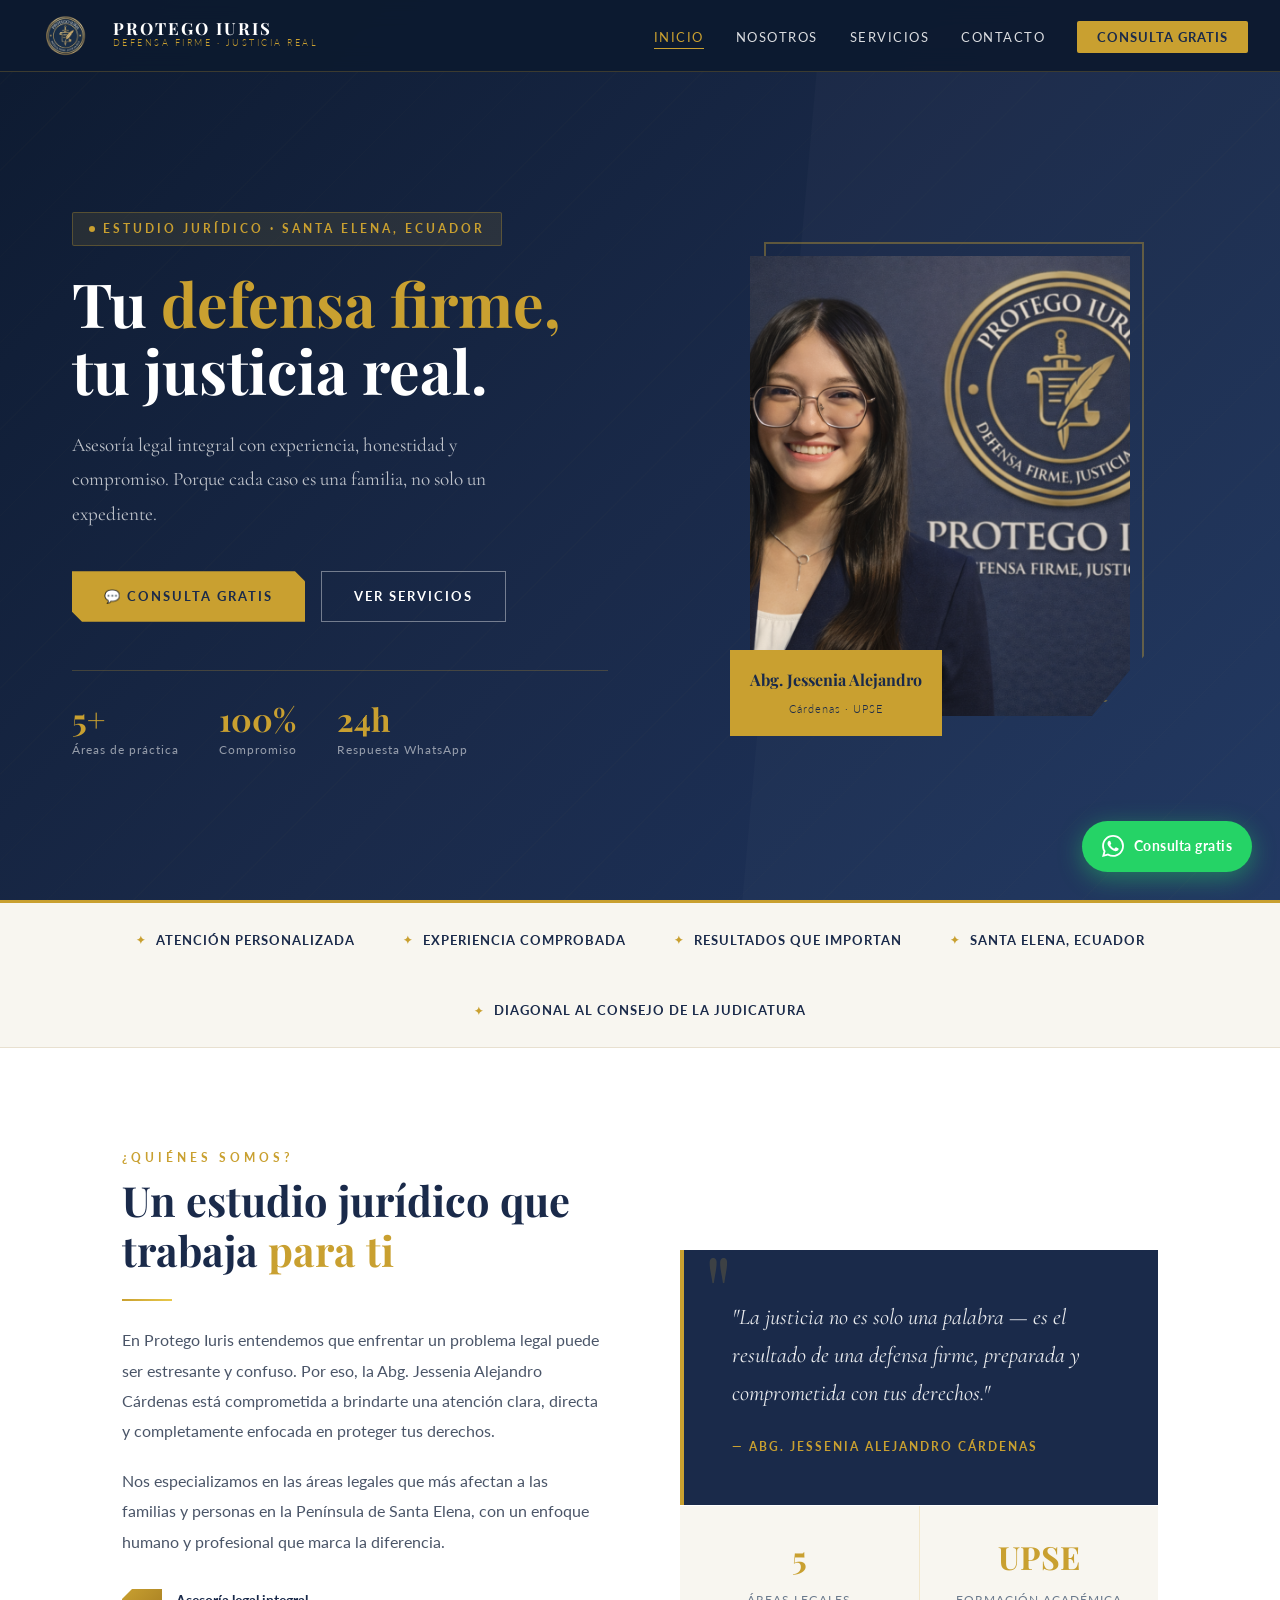
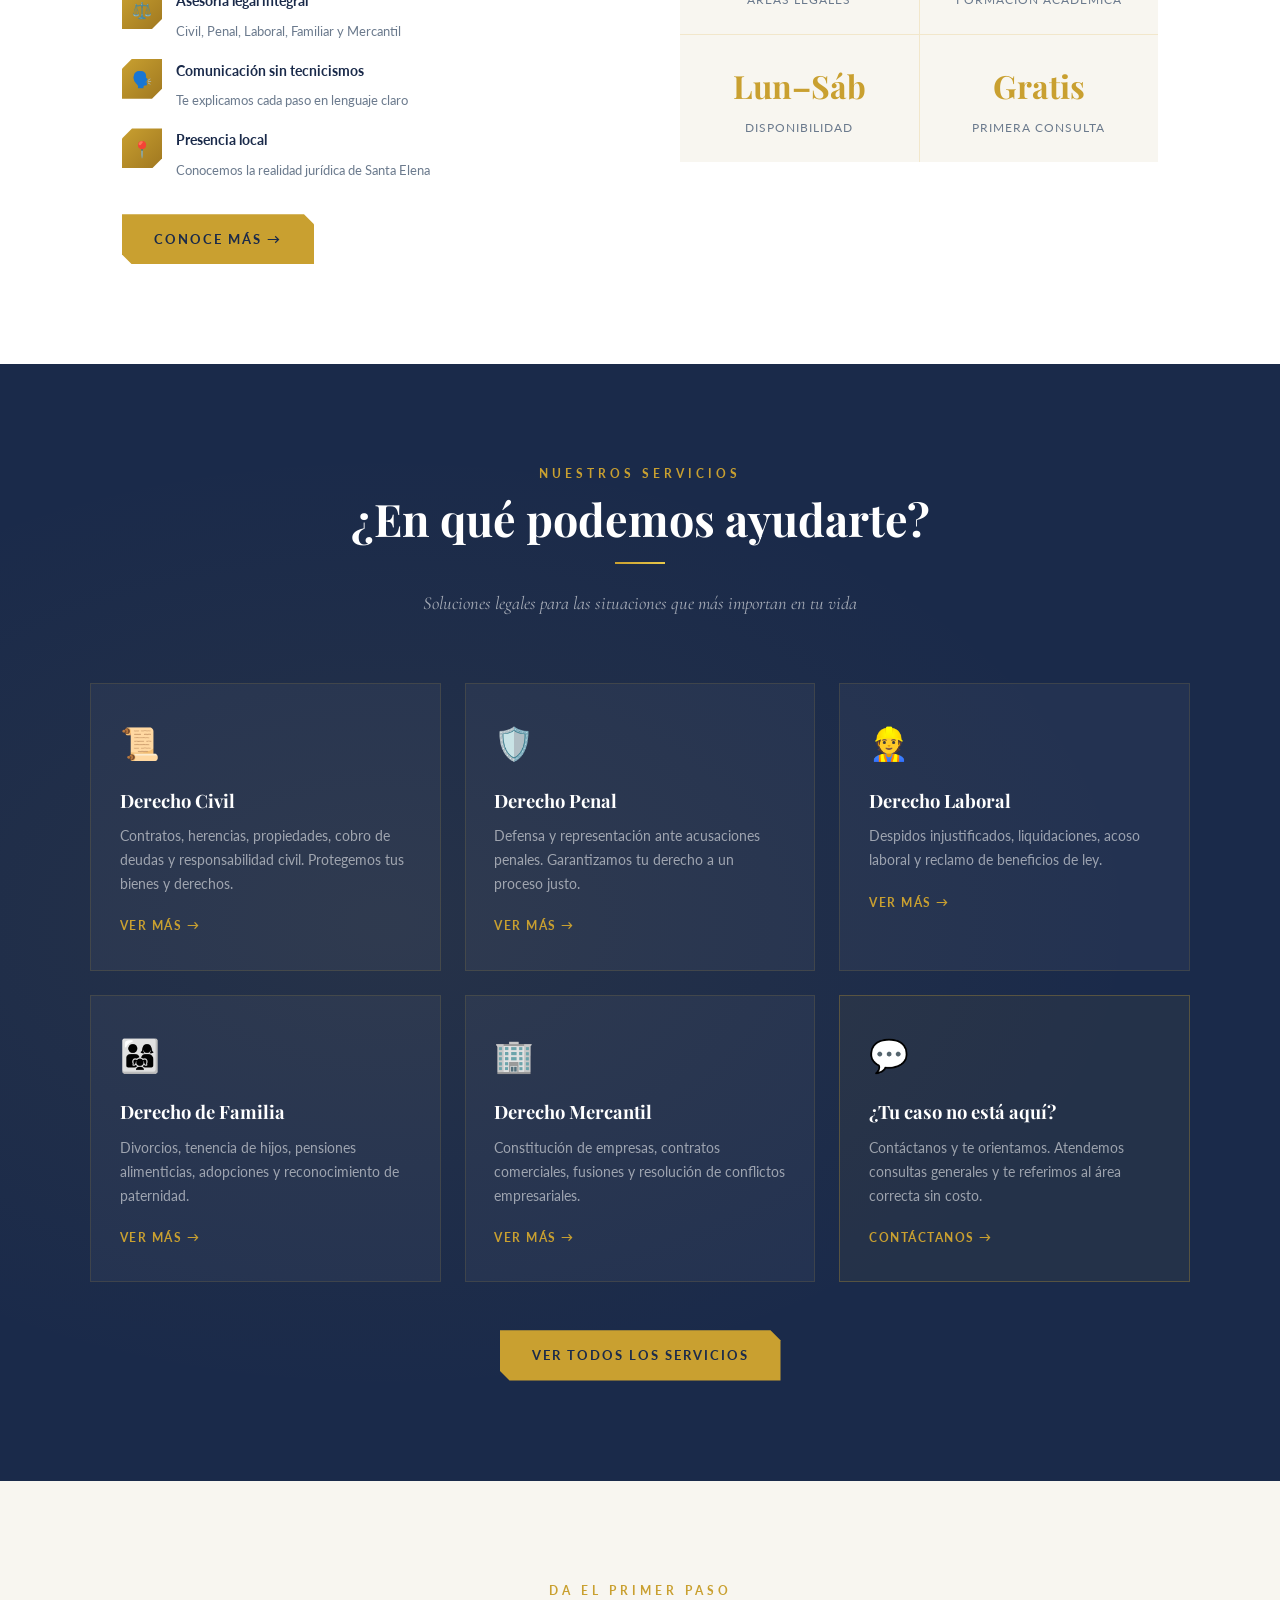
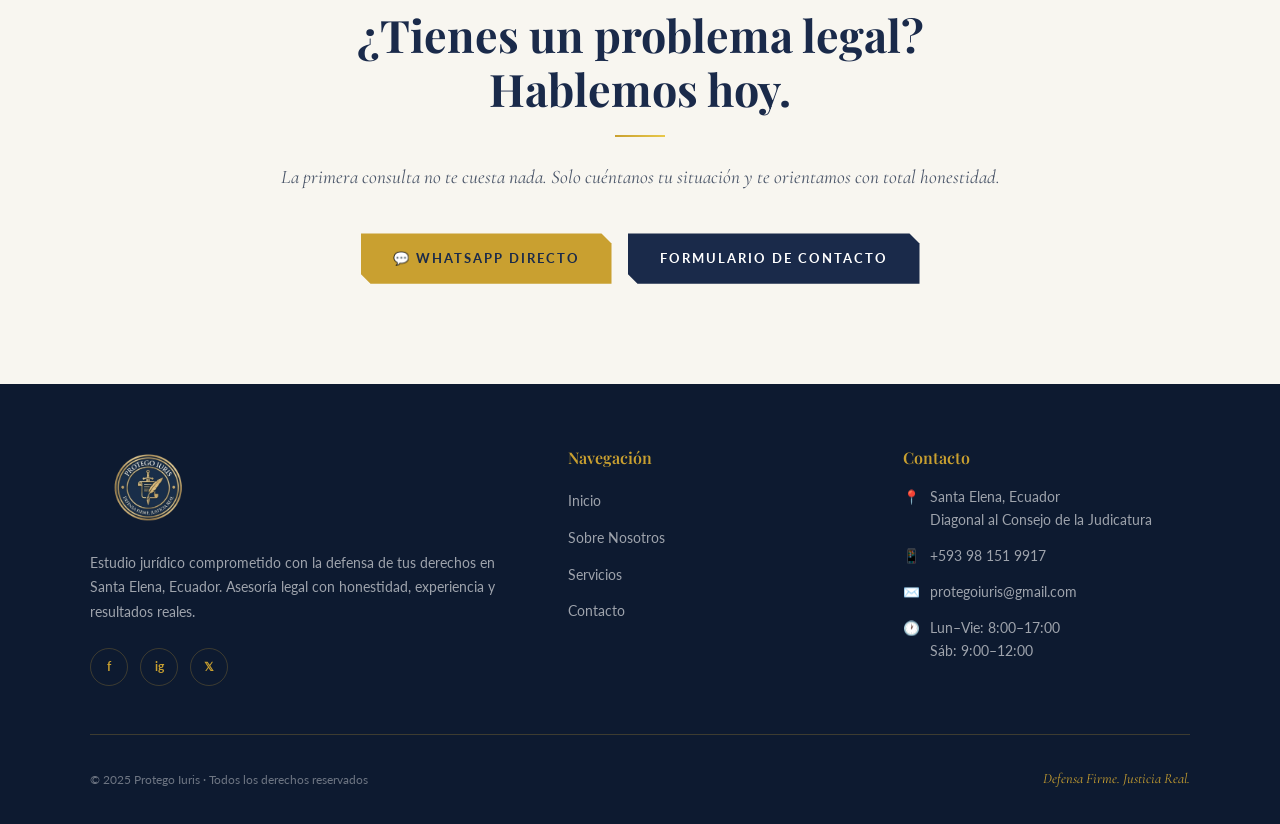
<file: index.html>
<!DOCTYPE html>

<html lang="es">
<head>
  <meta charset="UTF-8"/>
  <meta name="viewport" content="width=device-width, initial-scale=1.0"/>
  <meta name="description" content="Protego Iuris — Estudio jurídico en Santa Elena, Ecuador. Defensa legal en derecho civil, penal, laboral, familiar y mercantil. Abg. Jessenia Alejandro Cárdenas."/>
  <title>Protego Iuris | Defensa Firme, Justicia Real</title>
  <link rel="stylesheet" href="styles.css"/>
  <style>
    /* ===== HERO ===== */
    .hero {
      min-height: 100vh;
      background: linear-gradient(135deg, var(--navy-dark) 0%, var(--navy) 55%, #1E3560 100%);
      display: flex;
      align-items: center;
      position: relative;
      overflow: hidden;
      padding-top: 72px;
    }

```
.hero::before {
  content: '';
  position: absolute;
  inset: 0;
  background: 
    radial-gradient(ellipse at 80% 50%, rgba(201,160,48,0.1) 0%, transparent 60%),
    radial-gradient(ellipse at 20% 80%, rgba(201,160,48,0.05) 0%, transparent 50%);
}

/* Diagonal decorativo */
.hero::after {
  content: '';
  position: absolute;
  right: 0;
  top: 0;
  bottom: 0;
  width: 42%;
  background: rgba(255,255,255,0.02);
  clip-path: polygon(15% 0, 100% 0, 100% 100%, 0% 100%);
}

/* Líneas decorativas de fondo */
.hero-bg-lines {
  position: absolute;
  inset: 0;
  overflow: hidden;
  pointer-events: none;
}

.hero-bg-lines::before {
  content: '';
  position: absolute;
  top: -50%;
  left: -10%;
  width: 120%;
  height: 200%;
  background: repeating-linear-gradient(
    -45deg,
    transparent,
    transparent 60px,
    rgba(201,160,48,0.015) 60px,
    rgba(201,160,48,0.015) 61px
  );
}

.hero-inner {
  max-width: 1200px;
  margin: 0 auto;
  padding: 0 2rem;
  display: grid;
  grid-template-columns: 1fr 1fr;
  gap: 4rem;
  align-items: center;
  position: relative;
  z-index: 1;
  width: 100%;
}

.hero-content {
  opacity: 0;
  animation: fadeUp 1s ease 0.2s forwards;
}

.hero-badge {
  display: inline-flex;
  align-items: center;
  gap: 8px;
  background: rgba(201,160,48,0.12);
  border: 1px solid rgba(201,160,48,0.3);
  padding: 6px 16px;
  border-radius: 2px;
  margin-bottom: 1.5rem;
}

.hero-badge span {
  font-size: 0.72rem;
  letter-spacing: 3px;
  text-transform: uppercase;
  color: var(--gold);
  font-weight: 700;
}

.hero-badge::before {
  content: '';
  width: 6px;
  height: 6px;
  border-radius: 50%;
  background: var(--gold);
  animation: pulse-gold 2s infinite;
}

@keyframes pulse-gold {
  0%, 100% { opacity: 1; transform: scale(1); }
  50% { opacity: 0.5; transform: scale(0.8); }
}

.hero h1 {
  font-size: clamp(2.4rem, 5vw, 3.8rem);
  color: var(--white);
  line-height: 1.1;
  margin-bottom: 1.5rem;
}

.hero h1 em {
  color: var(--gold);
  font-style: normal;
}

.hero-desc {
  font-family: 'Cormorant Garamond', serif;
  font-size: 1.2rem;
  color: rgba(255,255,255,0.72);
  margin-bottom: 2.5rem;
  line-height: 1.8;
  max-width: 480px;
}

.hero-buttons {
  display: flex;
  gap: 1rem;
  flex-wrap: wrap;
  margin-bottom: 3rem;
}

.hero-stats {
  display: flex;
  gap: 2.5rem;
  padding-top: 2rem;
  border-top: 1px solid var(--border);
}

.hero-stat-num {
  font-family: 'Playfair Display', serif;
  font-size: 2rem;
  color: var(--gold);
  font-weight: 700;
  line-height: 1;
}

.hero-stat-label {
  font-size: 0.78rem;
  color: rgba(255,255,255,0.55);
  letter-spacing: 1px;
  margin-top: 4px;
}

/* Hero visual */
.hero-visual {
  display: flex;
  justify-content: center;
  align-items: center;
  position: relative;
  opacity: 0;
  animation: fadeIn 1.2s ease 0.5s forwards;
}

.hero-img-wrap {
  position: relative;
  width: 380px;
  height: 460px;
}

.hero-img-wrap img {
  width: 100%;
  height: 100%;
  object-fit: cover;
  object-position: center top;
  display: block;
  position: relative;
  z-index: 2;
  clip-path: polygon(0 0, 100% 0, 100% 90%, 90% 100%, 0 100%);
}

/* Marco dorado */
.hero-img-frame {
  position: absolute;
  top: -14px;
  right: -14px;
  bottom: 14px;
  left: 14px;
  border: 2px solid var(--gold);
  opacity: 0.4;
  z-index: 1;
  clip-path: polygon(0 0, 100% 0, 100% 90%, 90% 100%, 0 100%);
}

.hero-img-badge {
  position: absolute;
  bottom: -20px;
  left: -20px;
  background: var(--gold);
  color: var(--navy);
  padding: 16px 20px;
  z-index: 3;
  text-align: center;
}

.hero-img-badge strong {
  display: block;
  font-family: 'Playfair Display', serif;
  font-size: 1rem;
  font-weight: 700;
}

.hero-img-badge span {
  font-size: 0.7rem;
  font-weight: 300;
  letter-spacing: 1px;
}

/* ===== TRUST BAR ===== */
.trust-bar {
  background: var(--off-white);
  border-top: 3px solid var(--gold);
  border-bottom: 1px solid #e8e0d0;
  padding: 1.6rem 2rem;
}

.trust-bar-inner {
  max-width: 1100px;
  margin: 0 auto;
  display: flex;
  justify-content: center;
  gap: 3rem;
  flex-wrap: wrap;
}

.trust-item {
  display: flex;
  align-items: center;
  gap: 10px;
  font-size: 0.82rem;
  font-weight: 700;
  letter-spacing: 1px;
  text-transform: uppercase;
  color: var(--navy);
}

.trust-item::before {
  content: '✦';
  color: var(--gold);
  font-size: 0.7rem;
}

/* ===== INTRO ===== */
.intro-section {
  padding: 100px 2rem;
  max-width: 1100px;
  margin: 0 auto;
  display: grid;
  grid-template-columns: 1fr 1fr;
  gap: 5rem;
  align-items: center;
}

.intro-text h2 {
  font-size: clamp(1.8rem, 3.5vw, 2.6rem);
  margin-bottom: 1.5rem;
  color: var(--navy);
}

.intro-text p {
  color: #4A5568;
  margin-bottom: 1.2rem;
  font-size: 1rem;
  line-height: 1.9;
}

.intro-features {
  display: flex;
  flex-direction: column;
  gap: 1rem;
  margin-top: 2rem;
}

.intro-feature {
  display: flex;
  gap: 14px;
  align-items: flex-start;
}

.intro-feature-icon {
  width: 40px;
  height: 40px;
  background: linear-gradient(135deg, var(--gold), var(--gold-dark));
  display: flex;
  align-items: center;
  justify-content: center;
  flex-shrink: 0;
  font-size: 1rem;
  clip-path: polygon(10px 0, 100% 0, 100% calc(100% - 10px), calc(100% - 10px) 100%, 0 100%, 0 10px);
}

.intro-feature-text strong {
  display: block;
  font-size: 0.9rem;
  color: var(--navy);
  margin-bottom: 2px;
}

.intro-feature-text span {
  font-size: 0.83rem;
  color: var(--text-light);
}

.intro-visual {
  position: relative;
}

.intro-quote-box {
  background: var(--navy);
  color: var(--white);
  padding: 3rem;
  position: relative;
  border-left: 4px solid var(--gold);
}

.intro-quote-box::before {
  content: '"';
  font-family: 'Playfair Display', serif;
  font-size: 6rem;
  color: var(--gold);
  opacity: 0.2;
  position: absolute;
  top: -10px;
  left: 20px;
  line-height: 1;
}

.intro-quote-box blockquote {
  font-family: 'Cormorant Garamond', serif;
  font-size: 1.4rem;
  font-style: italic;
  color: rgba(255,255,255,0.9);
  line-height: 1.7;
  margin-bottom: 1.5rem;
  position: relative;
}

.intro-quote-author {
  font-size: 0.78rem;
  letter-spacing: 2px;
  text-transform: uppercase;
  color: var(--gold);
  font-weight: 700;
}

.intro-mini-stats {
  display: grid;
  grid-template-columns: 1fr 1fr;
  gap: 1px;
  margin-top: 1px;
  background: var(--border);
}

.intro-mini-stat {
  background: var(--off-white);
  padding: 1.5rem;
  text-align: center;
}

.intro-mini-stat-num {
  font-family: 'Playfair Display', serif;
  font-size: 2rem;
  color: var(--gold);
  font-weight: 700;
}

.intro-mini-stat-label {
  font-size: 0.78rem;
  color: var(--text-light);
  text-transform: uppercase;
  letter-spacing: 1px;
  margin-top: 4px;
}

/* ===== SERVICIOS PREVIEW ===== */
.servicios-preview {
  background: var(--navy);
  padding: 100px 2rem;
  position: relative;
  overflow: hidden;
}

.servicios-preview::before {
  content: '';
  position: absolute;
  inset: 0;
  background: radial-gradient(ellipse at 30% 50%, rgba(201,160,48,0.07) 0%, transparent 60%);
}

.servicios-preview-inner {
  max-width: 1100px;
  margin: 0 auto;
  position: relative;
}

.section-header {
  text-align: center;
  margin-bottom: 4rem;
}

.section-header h2 {
  font-size: clamp(1.8rem, 4vw, 2.8rem);
  color: var(--white);
  margin-bottom: 1rem;
}

.section-header p {
  color: rgba(255,255,255,0.6);
  font-family: 'Cormorant Garamond', serif;
  font-size: 1.15rem;
  font-style: italic;
}

.servicios-grid {
  display: grid;
  grid-template-columns: repeat(3, 1fr);
  gap: 1.5rem;
  margin-bottom: 3rem;
}

.servicio-card {
  background: rgba(255,255,255,0.04);
  border: 1px solid rgba(201,160,48,0.15);
  padding: 2rem 1.8rem;
  transition: all 0.4s ease;
  position: relative;
  overflow: hidden;
  text-decoration: none;
  display: block;
}

.servicio-card::before {
  content: '';
  position: absolute;
  bottom: 0;
  left: 0;
  right: 0;
  height: 3px;
  background: linear-gradient(90deg, var(--gold), var(--gold-light));
  transform: scaleX(0);
  transition: transform 0.4s ease;
}

.servicio-card:hover {
  background: rgba(255,255,255,0.07);
  border-color: rgba(201,160,48,0.35);
  transform: translateY(-4px);
}

.servicio-card:hover::before {
  transform: scaleX(1);
}

.servicio-icon {
  font-size: 2rem;
  margin-bottom: 1.2rem;
  display: block;
}

.servicio-card h3 {
  font-size: 1.15rem;
  color: var(--white);
  margin-bottom: 0.8rem;
}

.servicio-card p {
  font-size: 0.88rem;
  color: rgba(255,255,255,0.55);
  line-height: 1.7;
}

.servicio-card .card-link {
  display: inline-flex;
  align-items: center;
  gap: 6px;
  margin-top: 1.2rem;
  font-size: 0.78rem;
  color: var(--gold);
  font-weight: 700;
  letter-spacing: 1.5px;
  text-transform: uppercase;
}

/* ===== CTA SECTION ===== */
.cta-section {
  padding: 100px 2rem;
  background: var(--off-white);
}

.cta-inner {
  max-width: 750px;
  margin: 0 auto;
  text-align: center;
}

.cta-inner h2 {
  font-size: clamp(1.8rem, 4vw, 2.8rem);
  color: var(--navy);
  margin-bottom: 1.2rem;
}

.cta-inner p {
  color: #4A5568;
  font-size: 1.05rem;
  margin-bottom: 2.5rem;
  font-family: 'Cormorant Garamond', serif;
  font-style: italic;
  font-size: 1.2rem;
}

.cta-buttons {
  display: flex;
  gap: 1rem;
  justify-content: center;
  flex-wrap: wrap;
}

.btn-navy {
  display: inline-flex;
  align-items: center;
  gap: 8px;
  background: var(--navy);
  color: var(--white);
  padding: 14px 32px;
  font-family: 'Lato', sans-serif;
  font-size: 0.82rem;
  font-weight: 700;
  letter-spacing: 2px;
  text-transform: uppercase;
  text-decoration: none;
  transition: all 0.3s;
  clip-path: polygon(0 0, calc(100% - 10px) 0, 100% 10px, 100% 100%, 10px 100%, 0 calc(100% - 10px));
}

.btn-navy:hover {
  background: var(--navy-mid);
  transform: translateY(-2px);
}

/* ===== RESPONSIVE ===== */
@media (max-width: 900px) {
  .hero-inner { grid-template-columns: 1fr; gap: 3rem; }
  .hero-visual { display: none; }
  .intro-section { grid-template-columns: 1fr; gap: 3rem; }
  .servicios-grid { grid-template-columns: 1fr 1fr; }
}

@media (max-width: 600px) {
  .servicios-grid { grid-template-columns: 1fr; }
  .hero-stats { gap: 1.5rem; }
  .trust-bar-inner { gap: 1.5rem; }
}
```

  </style>
</head>
<body>

<!-- NAVBAR -->

<nav class="navbar" id="navbar">
  <a href="index.html" class="nav-brand">
    <img src="logo.png" alt="Protego Iuris" class="nav-logo"/>
    <div class="nav-brand-text">
      <span class="nav-brand-name">PROTEGO IURIS</span>
      <span class="nav-brand-tagline">Defensa Firme · Justicia Real</span>
    </div>
  </a>
  <ul class="nav-links">
    <li><a href="index.html" class="active">Inicio</a></li>
    <li><a href="sobre-nosotros.html">Nosotros</a></li>
    <li><a href="servicios.html">Servicios</a></li>
    <li><a href="contacto.html">Contacto</a></li>
    <li><a href="https://wa.me/593981519917?text=Hola%2C%20me%20gustar%C3%ADa%20obtener%20informaci%C3%B3n%20sobre%20los%20servicios%20de%20Protego%20Iuris." target="_blank" class="nav-cta">Consulta Gratis</a></li>
  </ul>
  <div class="nav-toggle" id="navToggle">
    <span></span><span></span><span></span>
  </div>
</nav>

<!-- MOBILE MENU -->

<div class="mobile-menu" id="mobileMenu">
  <a href="index.html">Inicio</a>
  <a href="sobre-nosotros.html">Nosotros</a>
  <a href="servicios.html">Servicios</a>
  <a href="contacto.html">Contacto</a>
  <a href="https://wa.me/593981519917?text=Hola%2C%20me%20gustar%C3%ADa%20obtener%20informaci%C3%B3n%20sobre%20los%20servicios%20de%20Protego%20Iuris." target="_blank">💬 Consulta por WhatsApp</a>
</div>

<!-- HERO -->

<section class="hero">
  <div class="hero-bg-lines"></div>
  <div class="hero-inner">
    <div class="hero-content">
      <div class="hero-badge">
        <span>Estudio Jurídico · Santa Elena, Ecuador</span>
      </div>
      <h1>Tu <em>defensa firme,</em><br/>tu justicia real.</h1>
      <p class="hero-desc">Asesoría legal integral con experiencia, honestidad y compromiso. Porque cada caso es una familia, no solo un expediente.</p>
      <div class="hero-buttons">
        <a href="https://wa.me/593981519917?text=Hola%2C%20me%20gustar%C3%ADa%20obtener%20informaci%C3%B3n%20sobre%20los%20servicios%20de%20Protego%20Iuris." target="_blank" class="btn-primary">💬 Consulta Gratis</a>
        <a href="servicios.html" class="btn-outline">Ver Servicios</a>
      </div>
      <div class="hero-stats">
        <div>
          <div class="hero-stat-num">5+</div>
          <div class="hero-stat-label">Áreas de práctica</div>
        </div>
        <div>
          <div class="hero-stat-num">100%</div>
          <div class="hero-stat-label">Compromiso</div>
        </div>
        <div>
          <div class="hero-stat-num">24h</div>
          <div class="hero-stat-label">Respuesta WhatsApp</div>
        </div>
      </div>
    </div>
    <div class="hero-visual">
      <div class="hero-img-wrap">
        <img src="foto-abogada.png" alt="Abg. Jessenia Alejandro Cárdenas"/>
        <div class="hero-img-frame"></div>
        <div class="hero-img-badge">
          <strong>Abg. Jessenia Alejandro</strong>
          <span>Cárdenas · UPSE</span>
        </div>
      </div>
    </div>
  </div>
</section>

<!-- TRUST BAR -->

<div class="trust-bar">
  <div class="trust-bar-inner">
    <div class="trust-item">Atención personalizada</div>
    <div class="trust-item">Experiencia comprobada</div>
    <div class="trust-item">Resultados que importan</div>
    <div class="trust-item">Santa Elena, Ecuador</div>
    <div class="trust-item">Diagonal al Consejo de la Judicatura</div>
  </div>
</div>

<!-- INTRO -->

<section class="intro-section">
  <div class="intro-text">
    <span class="section-label">¿Quiénes somos?</span>
    <h2>Un estudio jurídico que trabaja <em style="color:var(--gold); font-style:normal;">para ti</em></h2>
    <div class="gold-line"></div>
    <p>En Protego Iuris entendemos que enfrentar un problema legal puede ser estresante y confuso. Por eso, la Abg. Jessenia Alejandro Cárdenas está comprometida a brindarte una atención clara, directa y completamente enfocada en proteger tus derechos.</p>
    <p>Nos especializamos en las áreas legales que más afectan a las familias y personas en la Península de Santa Elena, con un enfoque humano y profesional que marca la diferencia.</p>
    <div class="intro-features">
      <div class="intro-feature">
        <div class="intro-feature-icon">⚖️</div>
        <div class="intro-feature-text">
          <strong>Asesoría legal integral</strong>
          <span>Civil, Penal, Laboral, Familiar y Mercantil</span>
        </div>
      </div>
      <div class="intro-feature">
        <div class="intro-feature-icon">🗣️</div>
        <div class="intro-feature-text">
          <strong>Comunicación sin tecnicismos</strong>
          <span>Te explicamos cada paso en lenguaje claro</span>
        </div>
      </div>
      <div class="intro-feature">
        <div class="intro-feature-icon">📍</div>
        <div class="intro-feature-text">
          <strong>Presencia local</strong>
          <span>Conocemos la realidad jurídica de Santa Elena</span>
        </div>
      </div>
    </div>
    <a href="sobre-nosotros.html" class="btn-primary" style="margin-top:2rem;">Conoce más →</a>
  </div>
  <div class="intro-visual">
    <div class="intro-quote-box">
      <blockquote>"La justicia no es solo una palabra — es el resultado de una defensa firme, preparada y comprometida con tus derechos."</blockquote>
      <div class="intro-quote-author">— Abg. Jessenia Alejandro Cárdenas</div>
    </div>
    <div class="intro-mini-stats">
      <div class="intro-mini-stat">
        <div class="intro-mini-stat-num">5</div>
        <div class="intro-mini-stat-label">Áreas legales</div>
      </div>
      <div class="intro-mini-stat">
        <div class="intro-mini-stat-num">UPSE</div>
        <div class="intro-mini-stat-label">Formación académica</div>
      </div>
      <div class="intro-mini-stat">
        <div class="intro-mini-stat-num">Lun–Sáb</div>
        <div class="intro-mini-stat-label">Disponibilidad</div>
      </div>
      <div class="intro-mini-stat">
        <div class="intro-mini-stat-num">Gratis</div>
        <div class="intro-mini-stat-label">Primera consulta</div>
      </div>
    </div>
  </div>
</section>

<!-- SERVICIOS PREVIEW -->

<section class="servicios-preview">
  <div class="servicios-preview-inner">
    <div class="section-header">
      <span class="section-label">Nuestros servicios</span>
      <h2>¿En qué podemos ayudarte?</h2>
      <div class="gold-line center"></div>
      <p>Soluciones legales para las situaciones que más importan en tu vida</p>
    </div>
    <div class="servicios-grid">
      <a href="servicios.html#civil" class="servicio-card">
        <span class="servicio-icon">📜</span>
        <h3>Derecho Civil</h3>
        <p>Contratos, herencias, propiedades, cobro de deudas y responsabilidad civil. Protegemos tus bienes y derechos.</p>
        <div class="card-link">Ver más →</div>
      </a>
      <a href="servicios.html#penal" class="servicio-card">
        <span class="servicio-icon">🛡️</span>
        <h3>Derecho Penal</h3>
        <p>Defensa y representación ante acusaciones penales. Garantizamos tu derecho a un proceso justo.</p>
        <div class="card-link">Ver más →</div>
      </a>
      <a href="servicios.html#laboral" class="servicio-card">
        <span class="servicio-icon">👷</span>
        <h3>Derecho Laboral</h3>
        <p>Despidos injustificados, liquidaciones, acoso laboral y reclamo de beneficios de ley.</p>
        <div class="card-link">Ver más →</div>
      </a>
      <a href="servicios.html#familiar" class="servicio-card">
        <span class="servicio-icon">👨‍👩‍👧</span>
        <h3>Derecho de Familia</h3>
        <p>Divorcios, tenencia de hijos, pensiones alimenticias, adopciones y reconocimiento de paternidad.</p>
        <div class="card-link">Ver más →</div>
      </a>
      <a href="servicios.html#mercantil" class="servicio-card">
        <span class="servicio-icon">🏢</span>
        <h3>Derecho Mercantil</h3>
        <p>Constitución de empresas, contratos comerciales, fusiones y resolución de conflictos empresariales.</p>
        <div class="card-link">Ver más →</div>
      </a>
      <a href="contacto.html" class="servicio-card" style="background: rgba(201,160,48,0.06); border-color: rgba(201,160,48,0.3);">
        <span class="servicio-icon">💬</span>
        <h3>¿Tu caso no está aquí?</h3>
        <p>Contáctanos y te orientamos. Atendemos consultas generales y te referimos al área correcta sin costo.</p>
        <div class="card-link">Contáctanos →</div>
      </a>
    </div>
    <div style="text-align:center;">
      <a href="servicios.html" class="btn-primary">Ver todos los servicios</a>
    </div>
  </div>
</section>

<!-- CTA FINAL -->

<section class="cta-section">
  <div class="cta-inner">
    <span class="section-label">Da el primer paso</span>
    <h2>¿Tienes un problema legal?<br/>Hablemos hoy.</h2>
    <div class="gold-line center"></div>
    <p>La primera consulta no te cuesta nada. Solo cuéntanos tu situación y te orientamos con total honestidad.</p>
    <div class="cta-buttons">
      <a href="https://wa.me/593981519917?text=Hola%2C%20me%20gustar%C3%ADa%20obtener%20informaci%C3%B3n%20sobre%20los%20servicios%20de%20Protego%20Iuris." target="_blank" class="btn-primary">💬 WhatsApp directo</a>
      <a href="contacto.html" class="btn-navy">Formulario de contacto</a>
    </div>
  </div>
</section>

<!-- FOOTER -->

<footer>
  <div class="footer-grid">
    <div class="footer-brand">
      <img src="logo.png" alt="Protego Iuris"/>
      <p>Estudio jurídico comprometido con la defensa de tus derechos en Santa Elena, Ecuador. Asesoría legal con honestidad, experiencia y resultados reales.</p>
      <div class="footer-socials">
        <a href="https://facebook.com/protegoiuris" target="_blank" title="Facebook">f</a>
        <a href="https://instagram.com/protegoiuris" target="_blank" title="Instagram">ig</a>
        <a href="https://x.com/protegoiuris" target="_blank" title="X / Twitter">𝕏</a>
      </div>
    </div>
    <div class="footer-col">
      <h4>Navegación</h4>
      <ul>
        <li><a href="index.html">Inicio</a></li>
        <li><a href="sobre-nosotros.html">Sobre Nosotros</a></li>
        <li><a href="servicios.html">Servicios</a></li>
        <li><a href="contacto.html">Contacto</a></li>
      </ul>
    </div>
    <div class="footer-col">
      <h4>Contacto</h4>
      <div class="footer-contact-item"><span>📍</span><span>Santa Elena, Ecuador<br/>Diagonal al Consejo de la Judicatura</span></div>
      <div class="footer-contact-item"><span>📱</span><span>+593 98 151 9917</span></div>
      <div class="footer-contact-item"><span>✉️</span><span>protegoiuris@gmail.com</span></div>
      <div class="footer-contact-item"><span>🕐</span><span>Lun–Vie: 8:00–17:00<br/>Sáb: 9:00–12:00</span></div>
    </div>
  </div>
  <div class="footer-bottom">
    <span>© 2025 Protego Iuris · Todos los derechos reservados</span>
    <span class="footer-tagline">Defensa Firme. Justicia Real.</span>
  </div>
</footer>

<!-- WHATSAPP FLOTANTE -->

<a class="whatsapp-float" href="https://wa.me/593981519917?text=Hola%2C%20me%20gustar%C3%ADa%20obtener%20informaci%C3%B3n%20sobre%20los%20servicios%20de%20Protego%20Iuris." target="_blank">
  <svg viewBox="0 0 24 24" fill="currentColor">
    <path d="M17.472 14.382c-.297-.149-1.758-.867-2.03-.967-.273-.099-.471-.148-.67.15-.197.297-.767.966-.94 1.164-.173.199-.347.223-.644.075-.297-.15-1.255-.463-2.39-1.475-.883-.788-1.48-1.761-1.653-2.059-.173-.297-.018-.458.13-.606.134-.133.298-.347.446-.52.149-.174.198-.298.298-.497.099-.198.05-.371-.025-.52-.075-.149-.669-1.612-.916-2.207-.242-.579-.487-.5-.669-.51-.173-.008-.371-.01-.57-.01-.198 0-.52.074-.792.372-.272.297-1.04 1.016-1.04 2.479 0 1.462 1.065 2.875 1.213 3.074.149.198 2.096 3.2 5.077 4.487.709.306 1.262.489 1.694.625.712.227 1.36.195 1.871.118.571-.085 1.758-.719 2.006-1.413.248-.694.248-1.289.173-1.413-.074-.124-.272-.198-.57-.347m-5.421 7.403h-.004a9.87 9.87 0 01-5.031-1.378l-.361-.214-3.741.982.998-3.648-.235-.374a9.86 9.86 0 01-1.51-5.26c.001-5.45 4.436-9.884 9.888-9.884 2.64 0 5.122 1.03 6.988 2.898a9.825 9.825 0 012.893 6.994c-.003 5.45-4.437 9.884-9.885 9.884m8.413-18.297A11.815 11.815 0 0012.05 0C5.495 0 .16 5.335.157 11.892c0 2.096.547 4.142 1.588 5.945L.057 24l6.305-1.654a11.882 11.882 0 005.683 1.448h.005c6.554 0 11.89-5.335 11.893-11.893a11.821 11.821 0 00-3.48-8.413z"/>
  </svg>
  <span>Consulta gratis</span>
</a>

<script>
  window.addEventListener('scroll', () => {
    document.getElementById('navbar').classList.toggle('scrolled', window.scrollY > 50);
  });

  const toggle = document.getElementById('navToggle');
  const menu = document.getElementById('mobileMenu');

  toggle.addEventListener('click', () => {
    menu.classList.toggle('open');
    toggle.classList.toggle('active');
  });

  menu.querySelectorAll('a').forEach(link => {
    link.addEventListener('click', () => {
      menu.classList.remove('open');
      toggle.classList.remove('active');
    });
  });
</script>

</body>
</html>
</file>
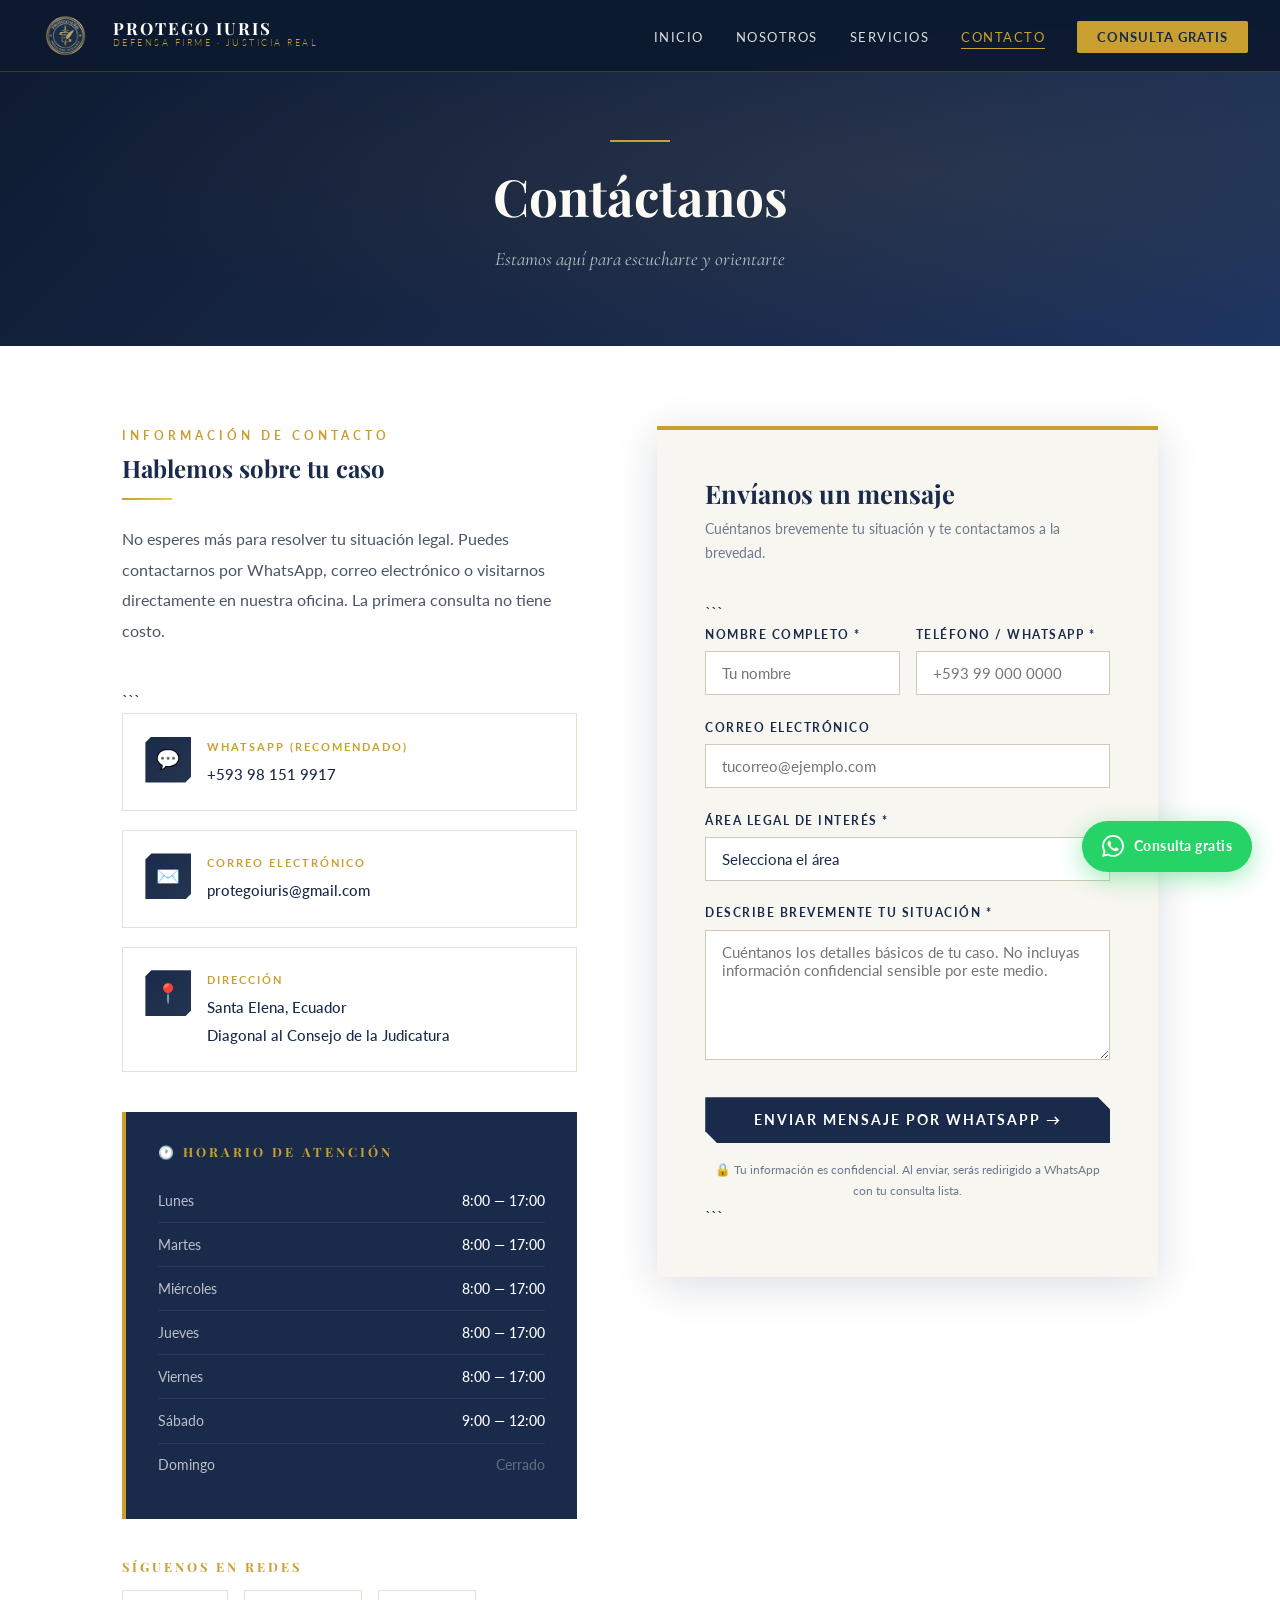
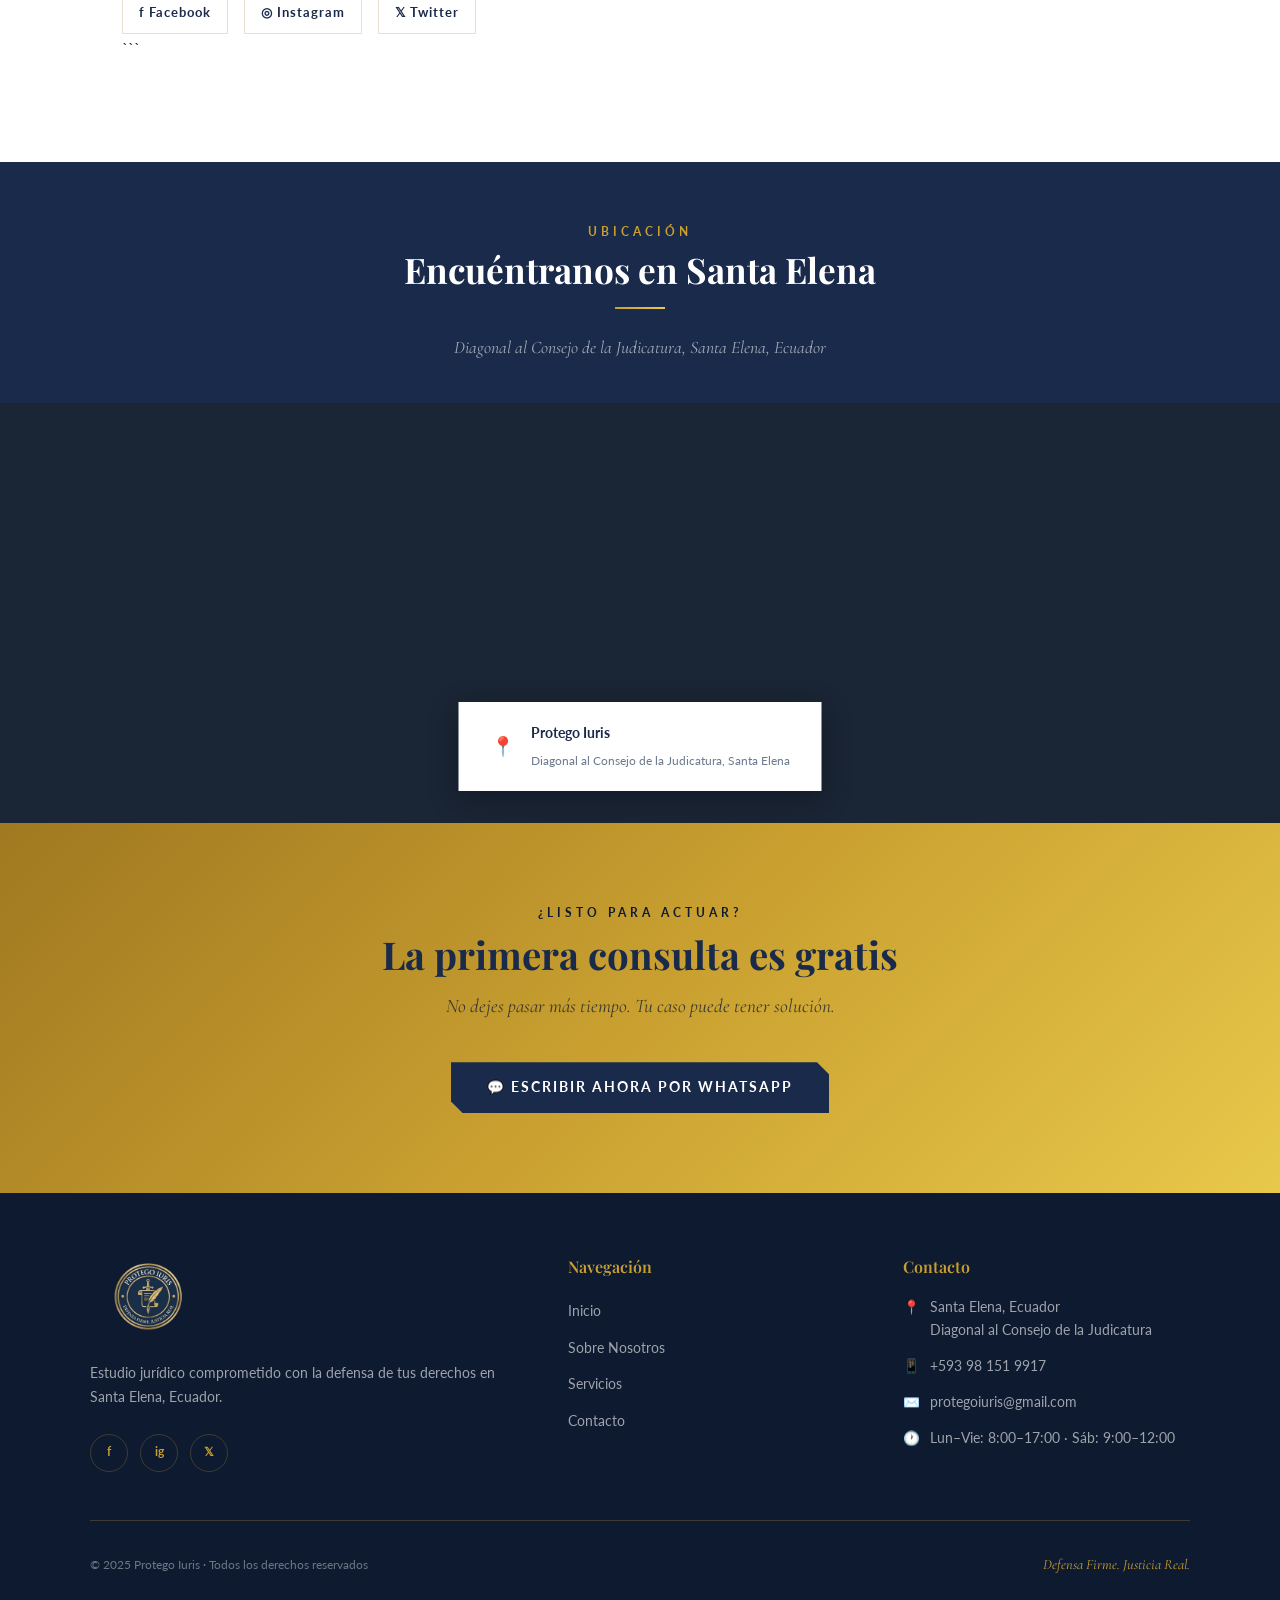
<file: contacto.html>
<!DOCTYPE html>

<html lang="es">
<head>
  <meta charset="UTF-8"/>
  <meta name="viewport" content="width=device-width, initial-scale=1.0"/>
  <meta name="description" content="Contacta a Protego Iuris — Estudio jurídico en Santa Elena, Ecuador. WhatsApp, email y formulario de contacto."/>
  <title>Contacto | Protego Iuris</title>
  <link rel="stylesheet" href="styles.css"/>
  <style>
    /* ===== CONTACTO MAIN ===== */
    .contacto-main {
      padding: 80px 2rem 100px;
      max-width: 1100px;
      margin: 0 auto;
      display: grid;
      grid-template-columns: 1fr 1.1fr;
      gap: 5rem;
      align-items: start;
    }

```
/* ===== INFO LATERAL ===== */
.contacto-info h2 {
  font-size: clamp(1.8rem, 3.5vw, 2.4rem);
  color: var(--navy);
  margin-bottom: 1rem;
}

.contacto-info > p {
  color: #4A5568;
  line-height: 1.9;
  margin-bottom: 2.5rem;
}

.contacto-cards {
  display: flex;
  flex-direction: column;
  gap: 1.2rem;
  margin-bottom: 2.5rem;
}

.contacto-card {
  display: flex;
  gap: 1rem;
  align-items: flex-start;
  padding: 1.4rem;
  border: 1px solid #e8e0d0;
  transition: all 0.3s;
  text-decoration: none;
}

.contacto-card:hover {
  border-color: var(--gold);
  box-shadow: var(--shadow-gold);
  transform: translateX(4px);
}

.contacto-card-icon {
  width: 46px;
  height: 46px;
  background: linear-gradient(135deg, var(--navy), var(--navy-mid));
  display: flex;
  align-items: center;
  justify-content: center;
  font-size: 1.2rem;
  flex-shrink: 0;
  clip-path: polygon(6px 0, 100% 0, 100% calc(100% - 6px), calc(100% - 6px) 100%, 0 100%, 0 6px);
}

.contacto-card-text label {
  display: block;
  font-size: 0.7rem;
  letter-spacing: 2px;
  text-transform: uppercase;
  color: var(--gold);
  font-weight: 700;
  margin-bottom: 4px;
}

.contacto-card-text span {
  font-size: 0.95rem;
  color: var(--navy);
  font-weight: 500;
}

.horario-box {
  background: var(--navy);
  padding: 2rem;
  border-left: 4px solid var(--gold);
}

.horario-box h4 {
  color: var(--gold);
  font-size: 0.8rem;
  letter-spacing: 3px;
  text-transform: uppercase;
  margin-bottom: 1.2rem;
}

.horario-row {
  display: flex;
  justify-content: space-between;
  padding: 0.6rem 0;
  border-bottom: 1px solid rgba(255,255,255,0.07);
  font-size: 0.88rem;
}

.horario-row:last-child {
  border-bottom: none;
}

.horario-row .dia {
  color: rgba(255,255,255,0.7);
}

.horario-row .hora {
  color: var(--white);
  font-weight: 500;
}

.horario-row .hora.cerrado {
  color: rgba(255,255,255,0.3);
}

.redes-section {
  margin-top: 2.5rem;
}

.redes-section h4 {
  font-size: 0.8rem;
  letter-spacing: 3px;
  text-transform: uppercase;
  color: var(--gold);
  font-weight: 700;
  margin-bottom: 1rem;
}

.redes-links {
  display: flex;
  gap: 1rem;
}

.red-link {
  display: flex;
  align-items: center;
  gap: 8px;
  padding: 10px 16px;
  border: 1px solid #e8e0d0;
  text-decoration: none;
  font-size: 0.82rem;
  font-weight: 700;
  color: var(--navy);
  letter-spacing: 1px;
  transition: all 0.3s;
}

.red-link:hover {
  background: var(--navy);
  color: var(--white);
  border-color: var(--navy);
}

/* ===== FORMULARIO ===== */
.contacto-form-wrap {
  background: var(--off-white);
  padding: 3rem;
  border-top: 4px solid var(--gold);
  box-shadow: var(--shadow);
}

.contacto-form-wrap h3 {
  font-size: 1.6rem;
  color: var(--navy);
  margin-bottom: 0.5rem;
}

.contacto-form-wrap > p {
  color: var(--text-light);
  font-size: 0.9rem;
  margin-bottom: 2rem;
}

.form-group {
  margin-bottom: 1.4rem;
}

.form-group label {
  display: block;
  font-size: 0.75rem;
  letter-spacing: 1.5px;
  text-transform: uppercase;
  font-weight: 700;
  color: var(--navy);
  margin-bottom: 6px;
}

.form-group input,
.form-group select,
.form-group textarea {
  width: 100%;
  padding: 12px 16px;
  border: 1px solid #d0c8b8;
  background: var(--white);
  font-family: 'Lato', sans-serif;
  font-size: 0.92rem;
  color: var(--navy);
  outline: none;
  transition: border-color 0.3s, box-shadow 0.3s;
  appearance: none;
}

.form-group input:focus,
.form-group select:focus,
.form-group textarea:focus {
  border-color: var(--gold);
  box-shadow: 0 0 0 3px rgba(201,160,48,0.12);
}

.form-group textarea {
  resize: vertical;
  min-height: 130px;
}

.form-group select {
  background-image: url("data:image/svg+xml,%3Csvg xmlns='http://www.w3.org/2000/svg' width='12' height='8' viewBox='0 0 12 8'%3E%3Cpath d='M1 1l5 5 5-5' stroke='%23C9A030' stroke-width='1.5' fill='none'/%3E%3C/svg%3E");
  background-repeat: no-repeat;
  background-position: right 14px center;
  padding-right: 36px;
}

.form-row {
  display: grid;
  grid-template-columns: 1fr 1fr;
  gap: 1rem;
}

.form-submit {
  width: 100%;
  background: var(--navy);
  color: var(--white);
  border: none;
  padding: 15px 32px;
  font-family: 'Lato', sans-serif;
  font-size: 0.85rem;
  font-weight: 700;
  letter-spacing: 2px;
  text-transform: uppercase;
  cursor: pointer;
  transition: all 0.3s;
  clip-path: polygon(0 0, calc(100% - 12px) 0, 100% 12px, 100% 100%, 12px 100%, 0 calc(100% - 12px));
  margin-top: 0.5rem;
}

.form-submit:hover {
  background: var(--gold);
  color: var(--navy);
}

.form-note {
  font-size: 0.78rem;
  color: var(--text-light);
  margin-top: 1rem;
  text-align: center;
}

/* ===== MAPA ===== */
.mapa-section {
  background: var(--navy-dark);
  padding: 0;
}

.mapa-header {
  background: var(--navy);
  padding: 60px 2rem 40px;
  text-align: center;
}

.mapa-header h2 {
  color: var(--white);
  font-size: clamp(1.6rem, 3.5vw, 2.2rem);
  margin-bottom: 0.5rem;
}

.mapa-header p {
  color: rgba(255,255,255,0.6);
  font-family: 'Cormorant Garamond', serif;
  font-style: italic;
  font-size: 1.1rem;
}

.mapa-container {
  position: relative;
  height: 420px;
  background: #1a2535;
  overflow: hidden;
}

.mapa-container iframe {
  width: 100%;
  height: 100%;
  border: none;
  filter: grayscale(20%) contrast(1.05);
}

.mapa-overlay {
  position: absolute;
  bottom: 2rem;
  left: 50%;
  transform: translateX(-50%);
  background: var(--white);
  padding: 1.2rem 2rem;
  display: flex;
  align-items: center;
  gap: 1rem;
  box-shadow: 0 8px 30px rgba(0,0,0,0.3);
  white-space: nowrap;
}

.mapa-overlay span {
  font-size: 1.2rem;
}

.mapa-overlay div strong {
  display: block;
  font-size: 0.88rem;
  color: var(--navy);
  font-weight: 700;
}

.mapa-overlay div small {
  font-size: 0.75rem;
  color: var(--text-light);
}

/* ===== CTA FINAL ===== */
.cta-contacto {
  background: linear-gradient(135deg, var(--gold-dark), var(--gold), var(--gold-light));
  padding: 80px 2rem;
  text-align: center;
}

.cta-contacto h2 {
  color: var(--navy);
  font-size: clamp(1.6rem, 4vw, 2.4rem);
  margin-bottom: 0.8rem;
}

.cta-contacto p {
  color: rgba(13,26,48,0.75);
  font-size: 1.05rem;
  margin-bottom: 2.5rem;
  font-family: 'Cormorant Garamond', serif;
  font-style: italic;
  font-size: 1.2rem;
}

.btn-navy-solid {
  display: inline-flex;
  align-items: center;
  gap: 8px;
  background: var(--navy);
  color: var(--white);
  padding: 14px 36px;
  font-family: 'Lato', sans-serif;
  font-size: 0.85rem;
  font-weight: 700;
  letter-spacing: 2px;
  text-transform: uppercase;
  text-decoration: none;
  transition: all 0.3s;
  clip-path: polygon(0 0, calc(100% - 12px) 0, 100% 12px, 100% 100%, 12px 100%, 0 calc(100% - 12px));
}

.btn-navy-solid:hover {
  background: var(--navy-dark);
  transform: translateY(-2px);
}

/* Éxito formulario */
.form-success {
  display: none;
  background: #d4edda;
  border: 1px solid #c3e6cb;
  color: #155724;
  padding: 1.2rem 1.5rem;
  border-radius: 2px;
  font-size: 0.9rem;
  margin-top: 1rem;
  text-align: center;
}

/* RESPONSIVE */
@media (max-width: 900px) {
  .contacto-main { grid-template-columns: 1fr; gap: 3rem; }
}

@media (max-width: 600px) {
  .form-row { grid-template-columns: 1fr; }
  .redes-links { flex-wrap: wrap; }
  .contacto-form-wrap { padding: 2rem 1.5rem; }
  .mapa-overlay { white-space: normal; width: 90%; }
}
```

  </style>
</head>
<body>

<!-- NAVBAR -->

<nav class="navbar" id="navbar">
  <a href="index.html" class="nav-brand">
    <img src="logo.png" alt="Protego Iuris" class="nav-logo"/>
    <div class="nav-brand-text">
      <span class="nav-brand-name">PROTEGO IURIS</span>
      <span class="nav-brand-tagline">Defensa Firme · Justicia Real</span>
    </div>
  </a>
  <ul class="nav-links">
    <li><a href="index.html">Inicio</a></li>
    <li><a href="sobre-nosotros.html">Nosotros</a></li>
    <li><a href="servicios.html">Servicios</a></li>
    <li><a href="contacto.html" class="active">Contacto</a></li>
    <li><a href="https://wa.me/593981519917?text=Hola%2C%20me%20gustar%C3%ADa%20obtener%20informaci%C3%B3n%20sobre%20los%20servicios%20de%20Protego%20Iuris." target="_blank" class="nav-cta">Consulta Gratis</a></li>
  </ul>
  <div class="nav-toggle" id="navToggle"><span></span><span></span><span></span></div>
</nav>
<div class="mobile-menu" id="mobileMenu">
  <a href="index.html">Inicio</a>
  <a href="sobre-nosotros.html">Nosotros</a>
  <a href="servicios.html">Servicios</a>
  <a href="contacto.html">Contacto</a>
  <a href="https://wa.me/593981519917?text=Hola%2C%20me%20gustar%C3%ADa%20obtener%20informaci%C3%B3n%20sobre%20los%20servicios%20de%20Protego%20Iuris." target="_blank">💬 WhatsApp</a>
</div>

<!-- PAGE HEADER -->

<div class="page-header">
  <div class="page-header-ornament"></div>
  <h1>Contáctanos</h1>
  <p>Estamos aquí para escucharte y orientarte</p>
</div>

<!-- CONTACTO MAIN -->

<section class="contacto-main">
  <!-- INFO -->
  <div class="contacto-info">
    <span class="section-label">Información de contacto</span>
    <h2>Hablemos sobre tu caso</h2>
    <div class="gold-line"></div>
    <p>No esperes más para resolver tu situación legal. Puedes contactarnos por WhatsApp, correo electrónico o visitarnos directamente en nuestra oficina. La primera consulta no tiene costo.</p>

```
<div class="contacto-cards">
  <a href="https://wa.me/593981519917?text=Hola%2C%20me%20gustar%C3%ADa%20obtener%20informaci%C3%B3n%20sobre%20los%20servicios%20de%20Protego%20Iuris." target="_blank" class="contacto-card">
    <div class="contacto-card-icon">💬</div>
    <div class="contacto-card-text">
      <label>WhatsApp (recomendado)</label>
      <span>+593 98 151 9917</span>
    </div>
  </a>
  <a href="mailto:protegoiuris@gmail.com" class="contacto-card">
    <div class="contacto-card-icon">✉️</div>
    <div class="contacto-card-text">
      <label>Correo electrónico</label>
      <span>protegoiuris@gmail.com</span>
    </div>
  </a>
  <div class="contacto-card" style="cursor:default;">
    <div class="contacto-card-icon">📍</div>
    <div class="contacto-card-text">
      <label>Dirección</label>
      <span>Santa Elena, Ecuador<br/>Diagonal al Consejo de la Judicatura</span>
    </div>
  </div>
</div>

<div class="horario-box">
  <h4>🕐 Horario de atención</h4>
  <div class="horario-row">
    <span class="dia">Lunes</span>
    <span class="hora">8:00 — 17:00</span>
  </div>
  <div class="horario-row">
    <span class="dia">Martes</span>
    <span class="hora">8:00 — 17:00</span>
  </div>
  <div class="horario-row">
    <span class="dia">Miércoles</span>
    <span class="hora">8:00 — 17:00</span>
  </div>
  <div class="horario-row">
    <span class="dia">Jueves</span>
    <span class="hora">8:00 — 17:00</span>
  </div>
  <div class="horario-row">
    <span class="dia">Viernes</span>
    <span class="hora">8:00 — 17:00</span>
  </div>
  <div class="horario-row">
    <span class="dia">Sábado</span>
    <span class="hora">9:00 — 12:00</span>
  </div>
  <div class="horario-row">
    <span class="dia">Domingo</span>
    <span class="hora cerrado">Cerrado</span>
  </div>
</div>

<div class="redes-section">
  <h4>Síguenos en redes</h4>
  <div class="redes-links">
    <a href="https://facebook.com/protegoiuris" target="_blank" class="red-link">f Facebook</a>
    <a href="https://instagram.com/protegoiuris" target="_blank" class="red-link">◎ Instagram</a>
    <a href="https://x.com/protegoiuris" target="_blank" class="red-link">𝕏 Twitter</a>
  </div>
</div>
```

  </div>

  <!-- FORMULARIO -->

  <div class="contacto-form-wrap">
    <h3>Envíanos un mensaje</h3>
    <p>Cuéntanos brevemente tu situación y te contactamos a la brevedad.</p>

```
<div id="contactForm">
  <div class="form-row">
    <div class="form-group">
      <label>Nombre completo *</label>
      <input type="text" id="nombre" placeholder="Tu nombre" required/>
    </div>
    <div class="form-group">
      <label>Teléfono / WhatsApp *</label>
      <input type="tel" id="telefono" placeholder="+593 99 000 0000" required/>
    </div>
  </div>

  <div class="form-group">
    <label>Correo electrónico</label>
    <input type="email" id="email" placeholder="tucorreo@ejemplo.com"/>
  </div>

  <div class="form-group">
    <label>Área legal de interés *</label>
    <select id="area" required>
      <option value="" disabled selected>Selecciona el área</option>
      <option value="civil">Derecho Civil</option>
      <option value="penal">Derecho Penal</option>
      <option value="laboral">Derecho Laboral</option>
      <option value="familiar">Derecho de Familia</option>
      <option value="mercantil">Derecho Mercantil / Empresarial</option>
      <option value="otro">No sé / Consulta general</option>
    </select>
  </div>

  <div class="form-group">
    <label>Describe brevemente tu situación *</label>
    <textarea id="mensaje" placeholder="Cuéntanos los detalles básicos de tu caso. No incluyas información confidencial sensible por este medio." required></textarea>
  </div>

  <button type="button" class="form-submit" onclick="enviarFormulario()">
    Enviar mensaje por WhatsApp →
  </button>

  <p class="form-note">🔒 Tu información es confidencial. Al enviar, serás redirigido a WhatsApp con tu consulta lista.</p>

  <div class="form-success" id="formSuccess">
    ✅ ¡Mensaje enviado! Te abrimos WhatsApp para continuar tu consulta.
  </div>
</div>
```

  </div>
</section>

<!-- MAPA -->

<section class="mapa-section">
  <div class="mapa-header">
    <span class="section-label">Ubicación</span>
    <h2>Encuéntranos en Santa Elena</h2>
    <div class="gold-line center"></div>
    <p>Diagonal al Consejo de la Judicatura, Santa Elena, Ecuador</p>
  </div>
  <div class="mapa-container">
    <iframe
      src="https://www.google.com/maps/embed?pb=!1m18!1m12!1m3!1d3988.7!2d-80.8585!3d-2.2285!2m3!1f0!2f0!3f0!3m2!1i1024!2i768!4f13.1!3m3!1m2!1s0x902de17!2sSanta%20Elena%2C%20Ecuador!5e0!3m2!1ses!2sec!4v1700000000000!5m2!1ses!2sec"
      allowfullscreen=""
      loading="lazy"
      referrerpolicy="no-referrer-when-downgrade">
    </iframe>
    <div class="mapa-overlay">
      <span>📍</span>
      <div>
        <strong>Protego Iuris</strong>
        <small>Diagonal al Consejo de la Judicatura, Santa Elena</small>
      </div>
    </div>
  </div>
</section>

<!-- CTA DORADO -->

<section class="cta-contacto">
  <span class="section-label" style="color: var(--navy-dark);">¿Listo para actuar?</span>
  <h2>La primera consulta es gratis</h2>
  <p>No dejes pasar más tiempo. Tu caso puede tener solución.</p>
  <a href="https://wa.me/593981519917?text=Hola%2C%20me%20gustar%C3%ADa%20agendar%20una%20consulta%20con%20la%20Abg.%20Jessenia%20Alejandro%20de%20Protego%20Iuris." target="_blank" class="btn-navy-solid">💬 Escribir ahora por WhatsApp</a>
</section>

<!-- FOOTER -->

<footer>
  <div class="footer-grid">
    <div class="footer-brand">
      <img src="logo.png" alt="Protego Iuris"/>
      <p>Estudio jurídico comprometido con la defensa de tus derechos en Santa Elena, Ecuador.</p>
      <div class="footer-socials">
        <a href="https://facebook.com/protegoiuris" target="_blank">f</a>
        <a href="https://instagram.com/protegoiuris" target="_blank">ig</a>
        <a href="https://x.com/protegoiuris" target="_blank">𝕏</a>
      </div>
    </div>
    <div class="footer-col">
      <h4>Navegación</h4>
      <ul>
        <li><a href="index.html">Inicio</a></li>
        <li><a href="sobre-nosotros.html">Sobre Nosotros</a></li>
        <li><a href="servicios.html">Servicios</a></li>
        <li><a href="contacto.html">Contacto</a></li>
      </ul>
    </div>
    <div class="footer-col">
      <h4>Contacto</h4>
      <div class="footer-contact-item"><span>📍</span><span>Santa Elena, Ecuador<br/>Diagonal al Consejo de la Judicatura</span></div>
      <div class="footer-contact-item"><span>📱</span><span>+593 98 151 9917</span></div>
      <div class="footer-contact-item"><span>✉️</span><span>protegoiuris@gmail.com</span></div>
      <div class="footer-contact-item"><span>🕐</span><span>Lun–Vie: 8:00–17:00 · Sáb: 9:00–12:00</span></div>
    </div>
  </div>
  <div class="footer-bottom">
    <span>© 2025 Protego Iuris · Todos los derechos reservados</span>
    <span class="footer-tagline">Defensa Firme. Justicia Real.</span>
  </div>
</footer>

<a class="whatsapp-float" href="https://wa.me/593981519917?text=Hola%2C%20me%20gustar%C3%ADa%20obtener%20informaci%C3%B3n%20sobre%20los%20servicios%20de%20Protego%20Iuris." target="_blank">
  <svg viewBox="0 0 24 24" fill="currentColor"><path d="M17.472 14.382c-.297-.149-1.758-.867-2.03-.967-.273-.099-.471-.148-.67.15-.197.297-.767.966-.94 1.164-.173.199-.347.223-.644.075-.297-.15-1.255-.463-2.39-1.475-.883-.788-1.48-1.761-1.653-2.059-.173-.297-.018-.458.13-.606.134-.133.298-.347.446-.52.149-.174.198-.298.298-.497.099-.198.05-.371-.025-.52-.075-.149-.669-1.612-.916-2.207-.242-.579-.487-.5-.669-.51-.173-.008-.371-.01-.57-.01-.198 0-.52.074-.792.372-.272.297-1.04 1.016-1.04 2.479 0 1.462 1.065 2.875 1.213 3.074.149.198 2.096 3.2 5.077 4.487.709.306 1.262.489 1.694.625.712.227 1.36.195 1.871.118.571-.085 1.758-.719 2.006-1.413.248-.694.248-1.289.173-1.413-.074-.124-.272-.198-.57-.347m-5.421 7.403h-.004a9.87 9.87 0 01-5.031-1.378l-.361-.214-3.741.982.998-3.648-.235-.374a9.86 9.86 0 01-1.51-5.26c.001-5.45 4.436-9.884 9.888-9.884 2.64 0 5.122 1.03 6.988 2.898a9.825 9.825 0 012.893 6.994c-.003 5.45-4.437 9.884-9.885 9.884m8.413-18.297A11.815 11.815 0 0012.05 0C5.495 0 .16 5.335.157 11.892c0 2.096.547 4.142 1.588 5.945L.057 24l6.305-1.654a11.882 11.882 0 005.683 1.448h.005c6.554 0 11.89-5.335 11.893-11.893a11.821 11.821 0 00-3.48-8.413z"/></svg>
  <span>Consulta gratis</span>
</a>

<script>
  window.addEventListener('scroll', () => { document.getElementById('navbar').classList.toggle('scrolled', window.scrollY > 50); });
  document.getElementById('navToggle').addEventListener('click', () => { document.getElementById('mobileMenu').classList.toggle('open'); });

  function enviarFormulario() {
    const nombre = document.getElementById('nombre').value.trim();
    const telefono = document.getElementById('telefono').value.trim();
    const area = document.getElementById('area').value;
    const mensaje = document.getElementById('mensaje').value.trim();

    if (!nombre || !telefono || !area || !mensaje) {
      alert('Por favor completa todos los campos obligatorios (*).');
      return;
    }

    const areaTextos = {
      civil: 'Derecho Civil',
      penal: 'Derecho Penal',
      laboral: 'Derecho Laboral',
      familiar: 'Derecho de Familia',
      mercantil: 'Derecho Mercantil',
      otro: 'Consulta general'
    };

    const texto = `Hola, me contacto desde la página web de Protego Iuris.\n\n*Nombre:* ${nombre}\n*Teléfono:* ${telefono}\n*Área de interés:* ${areaTextos[area]}\n\n*Mi situación:*\n${mensaje}`;
    const url = `https://wa.me/593981519917?text=${encodeURIComponent(texto)}`;

    document.getElementById('formSuccess').style.display = 'block';
    setTimeout(() => { window.open(url, '_blank'); }, 500);
  }
</script>

</body>
</html>
</file>
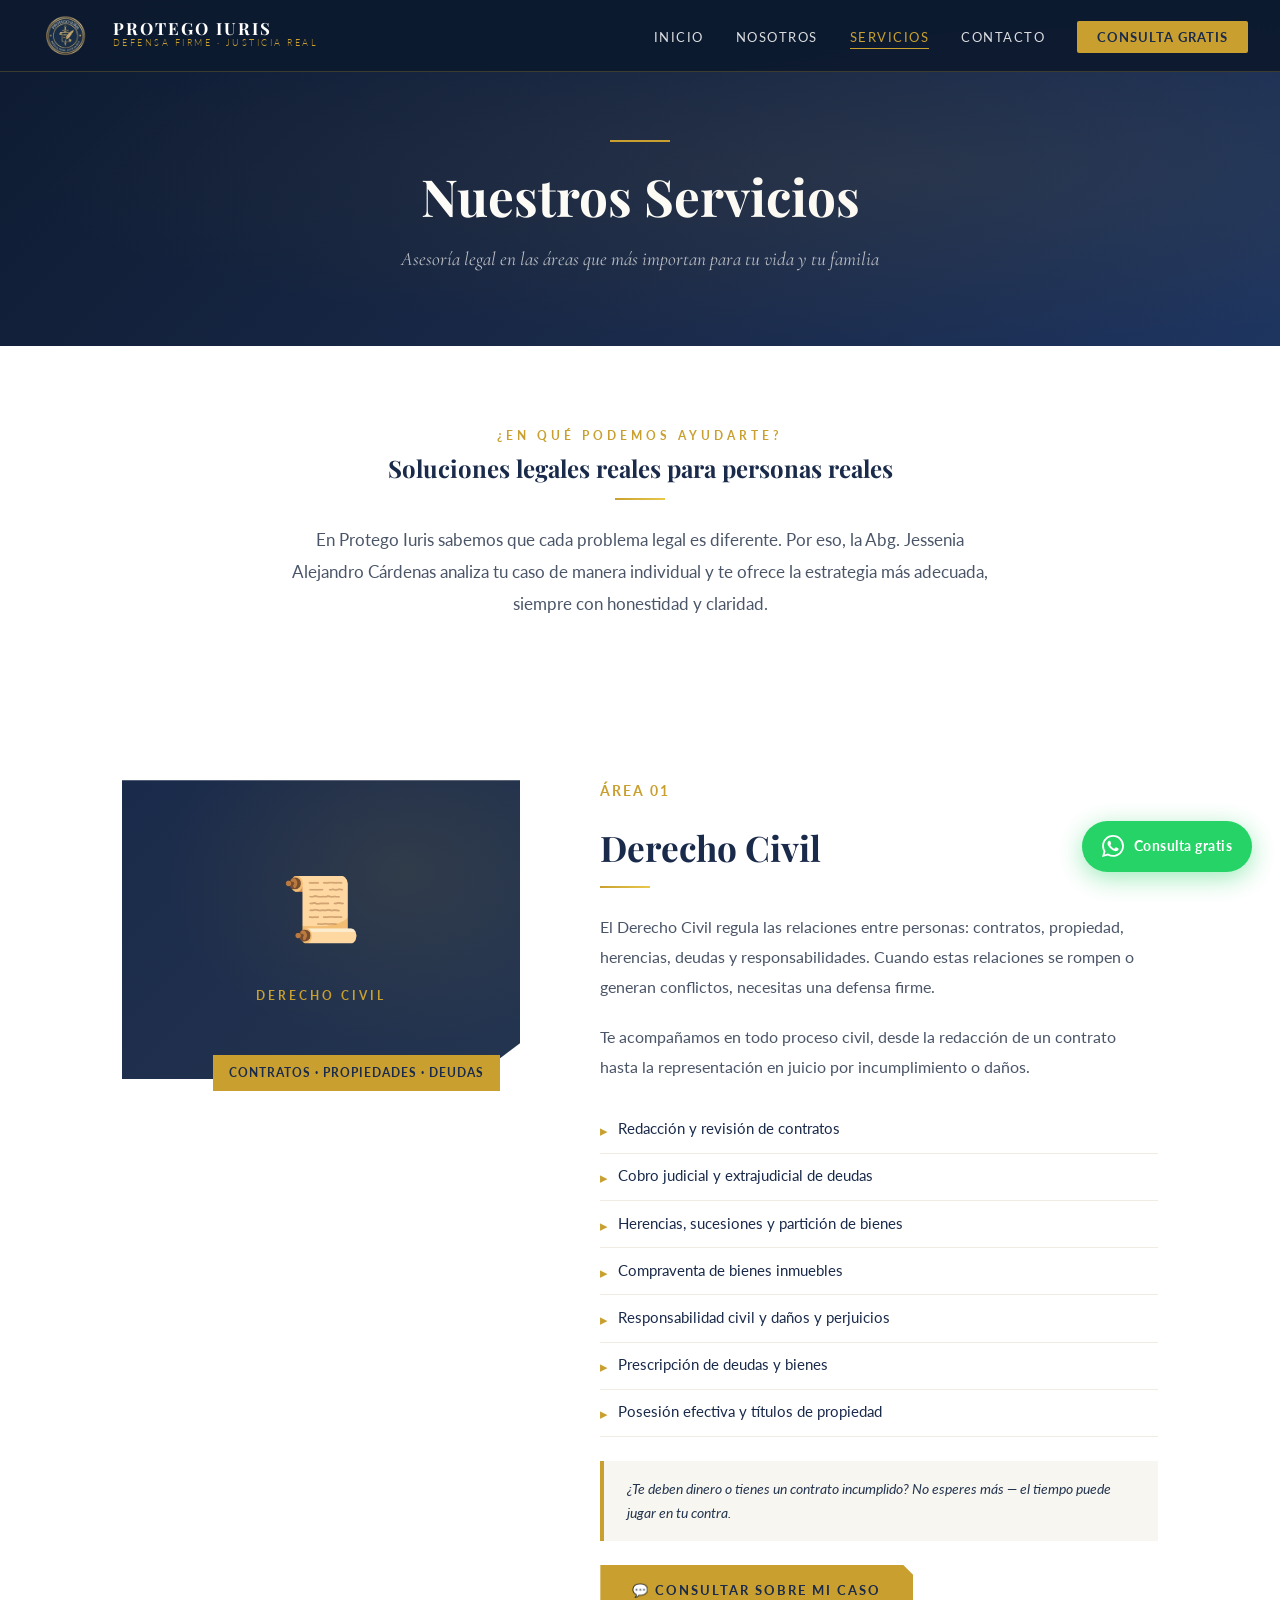
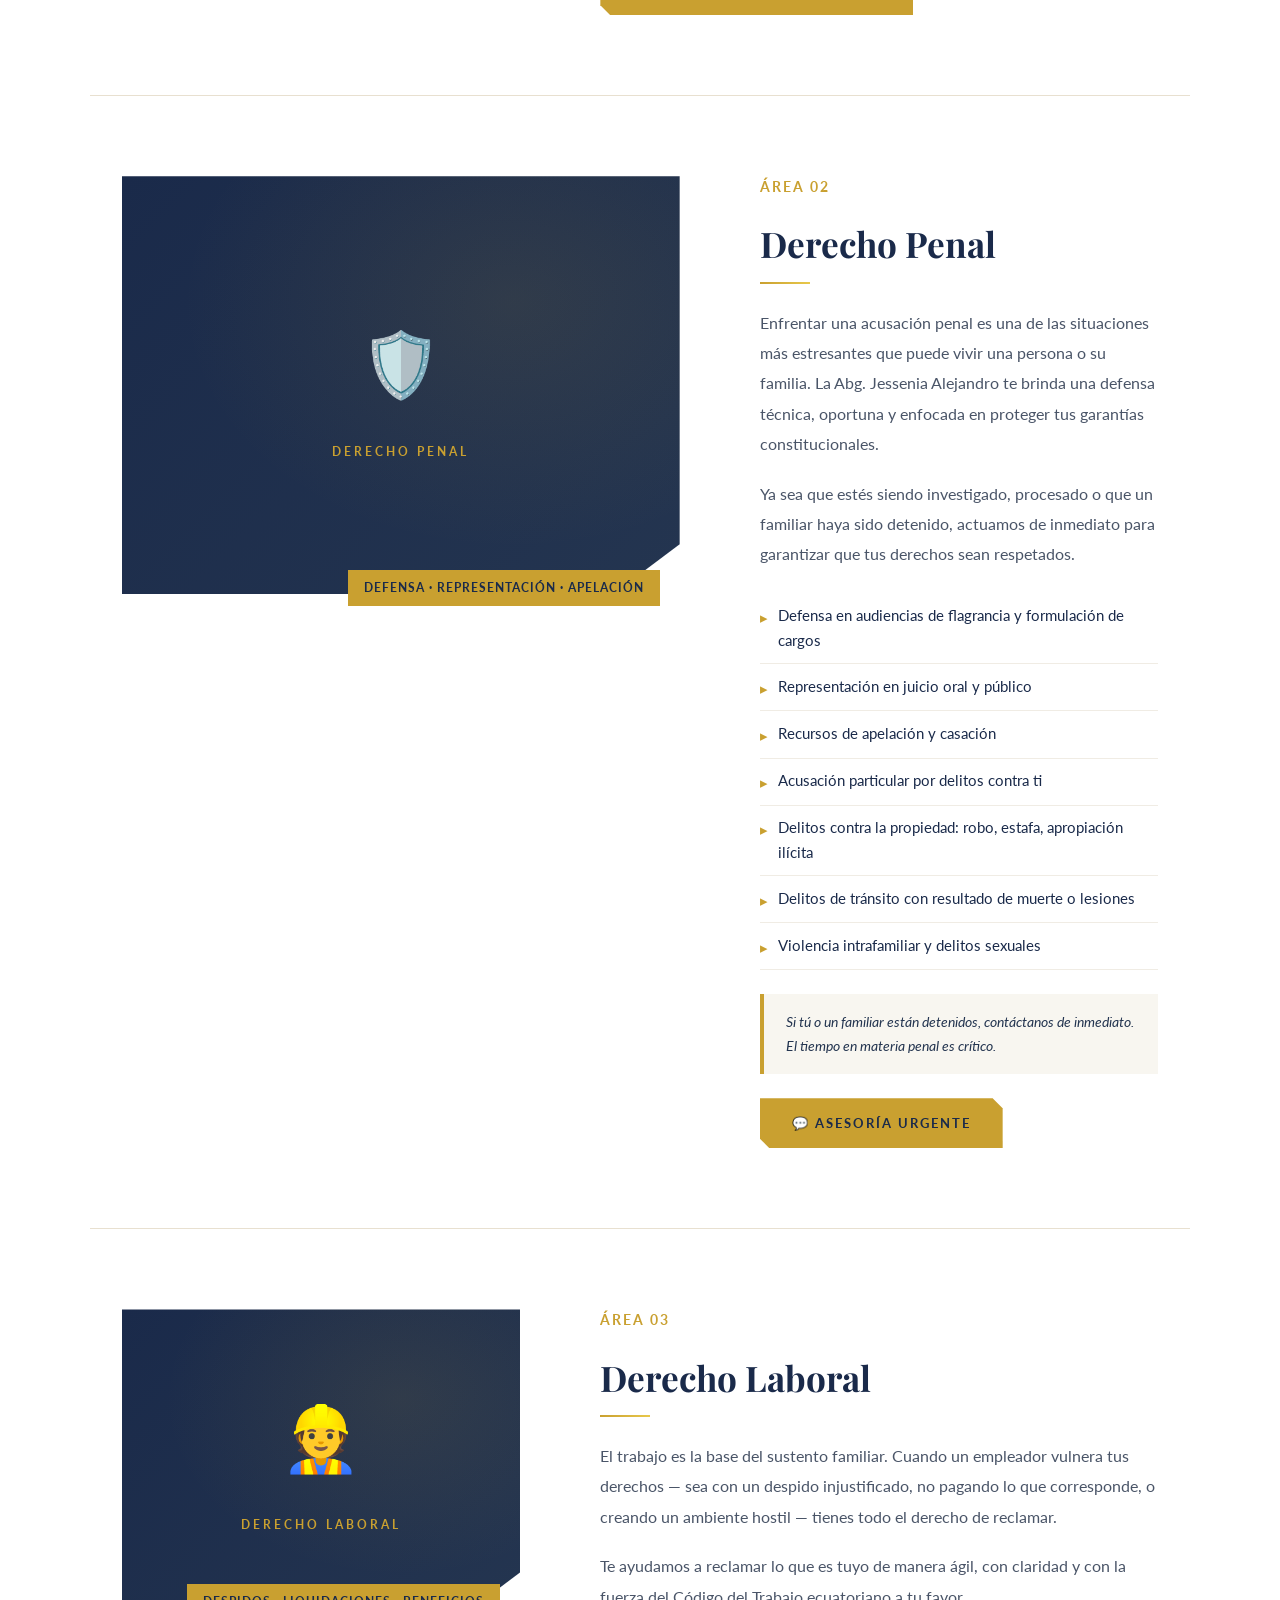
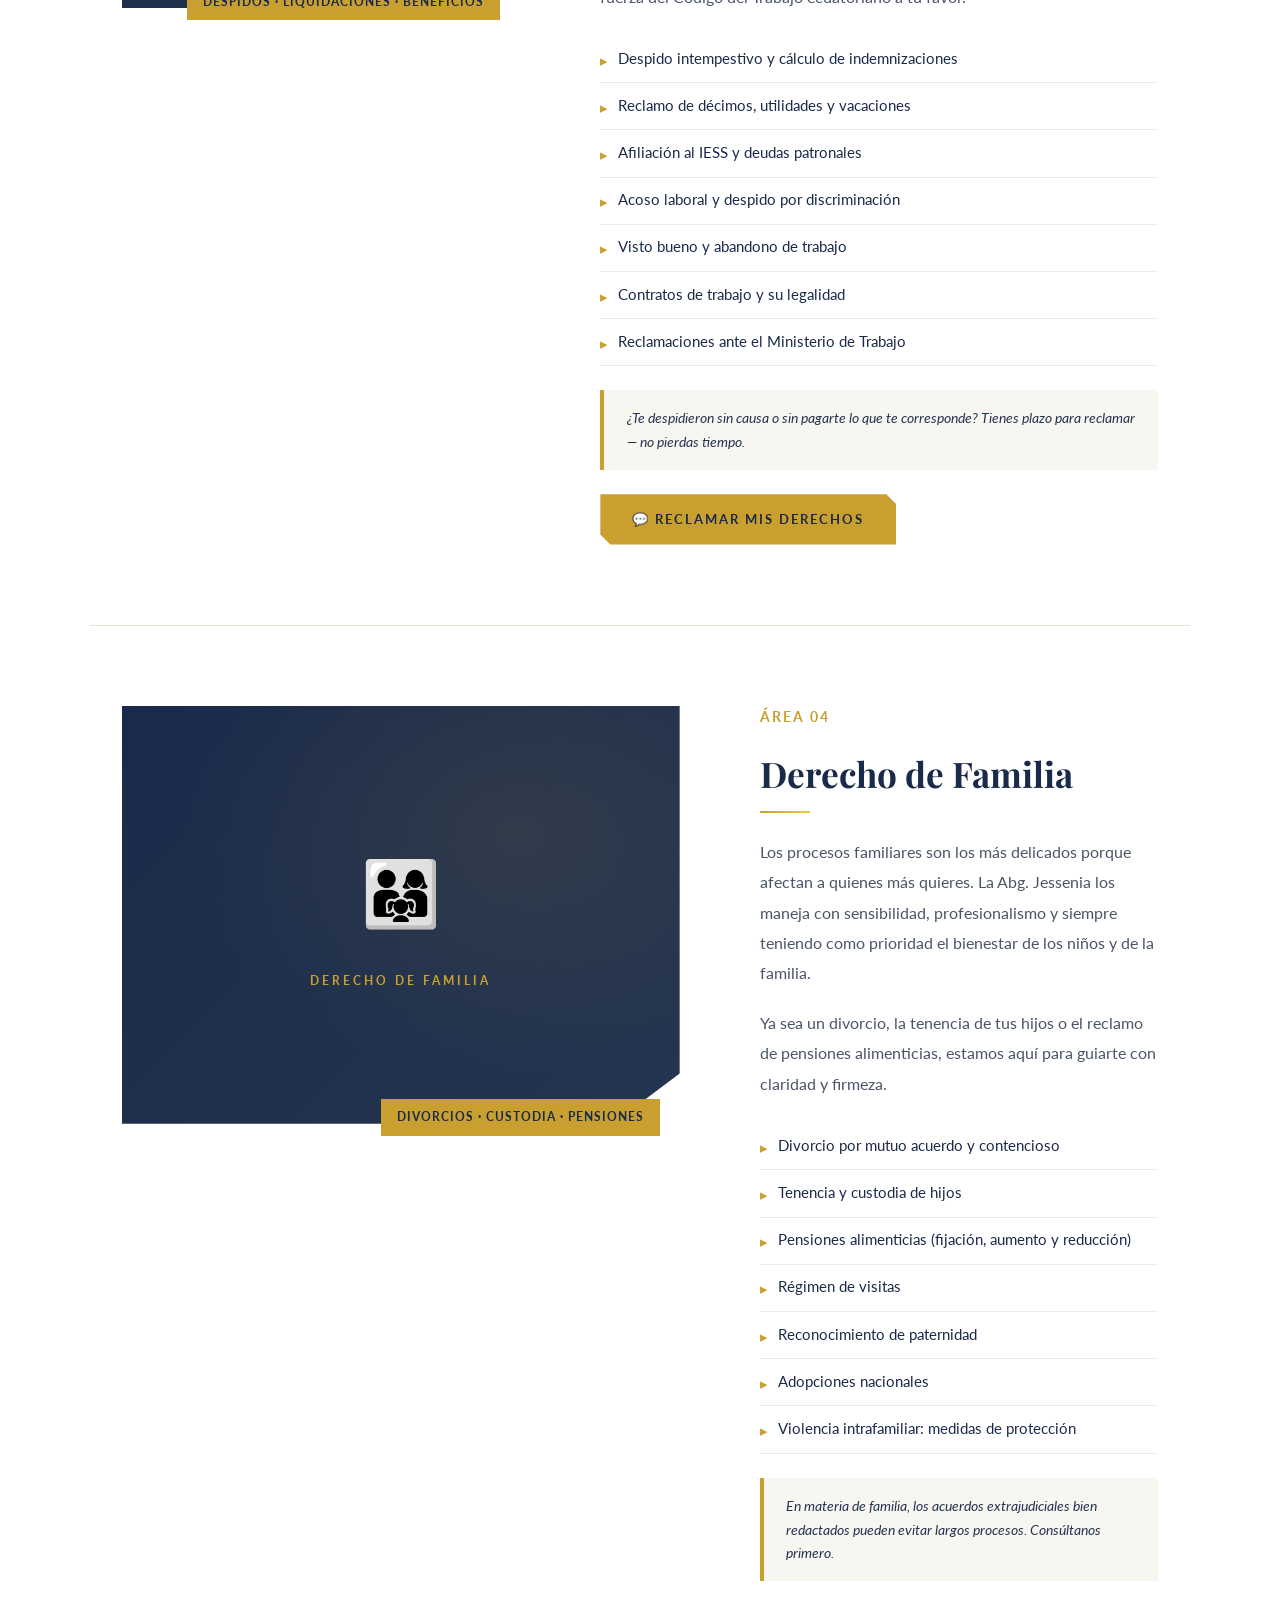
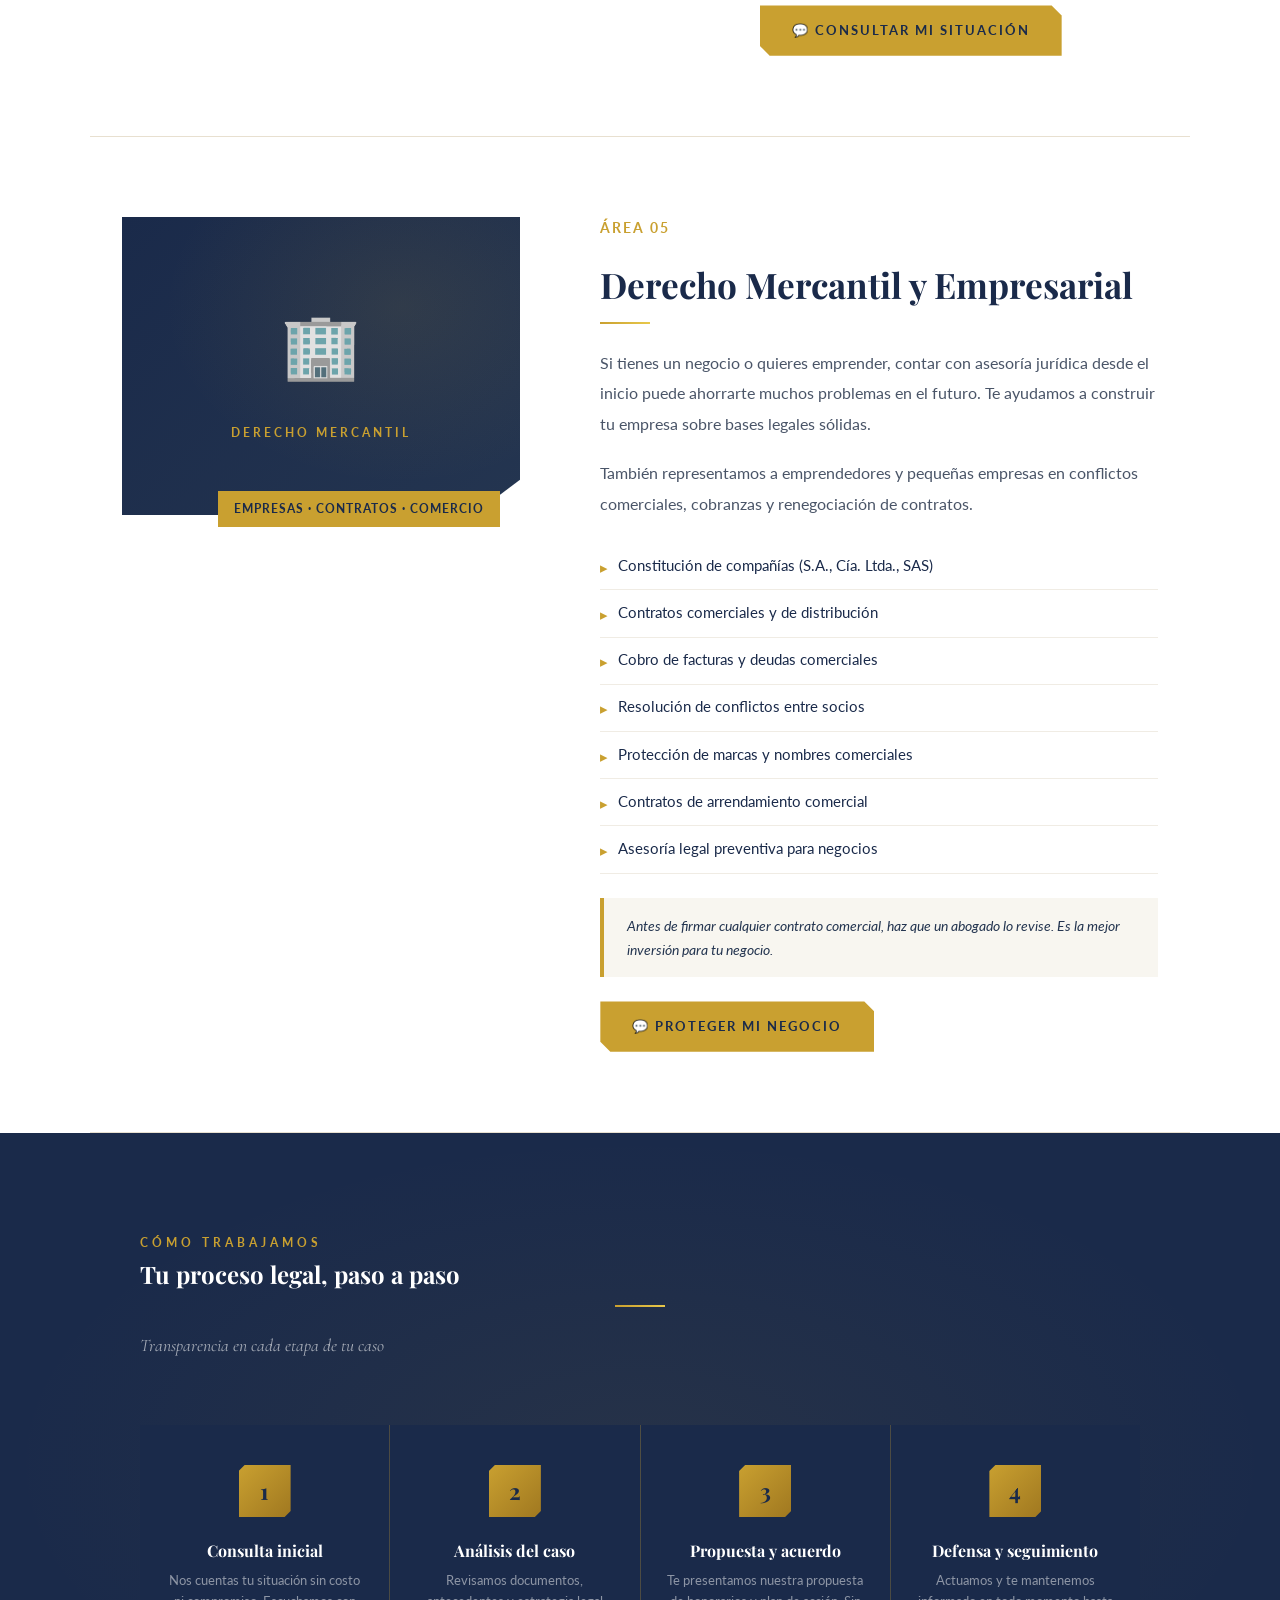
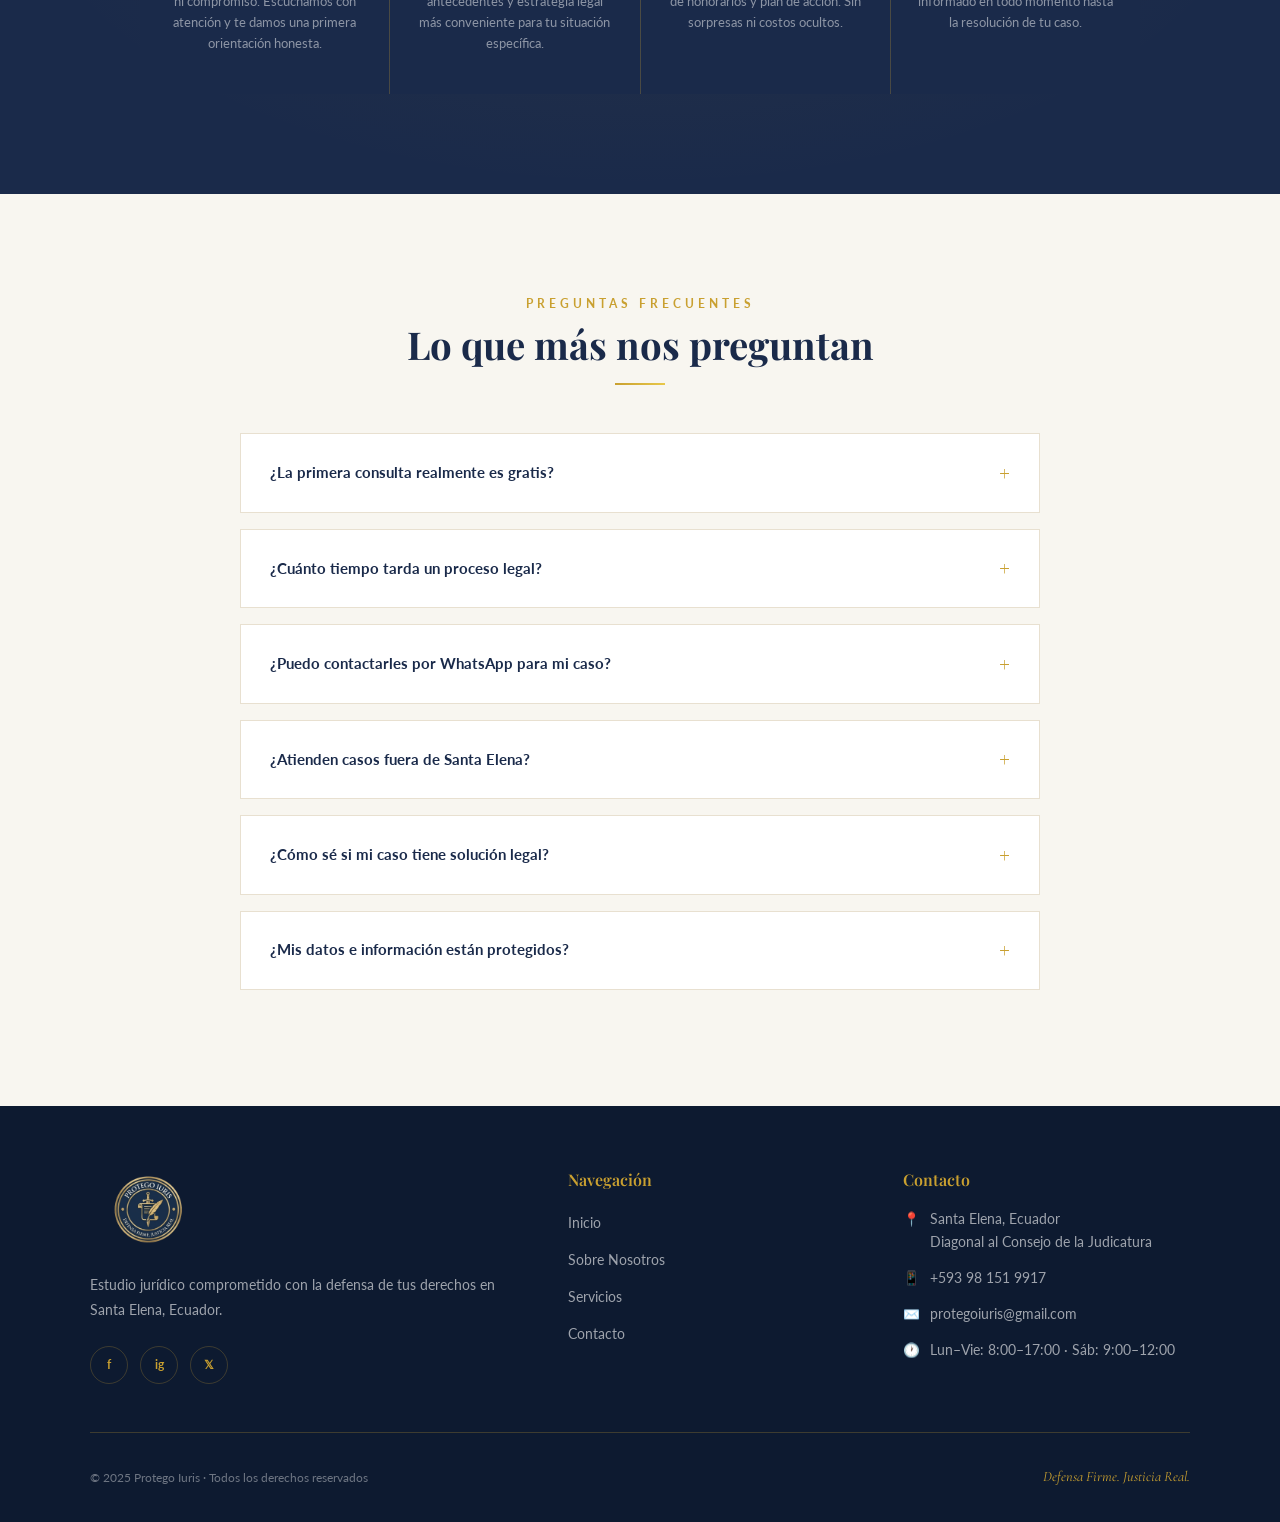
<file: servicios.html>
<!DOCTYPE html>

<html lang="es">
<head>
  <meta charset="UTF-8"/>
  <meta name="viewport" content="width=device-width, initial-scale=1.0"/>
  <meta name="description" content="Servicios legales de Protego Iuris en Santa Elena — Derecho Civil, Penal, Laboral, Familiar y Mercantil."/>
  <title>Servicios | Protego Iuris</title>
  <link rel="stylesheet" href="styles.css"/>
  <style>
    /* ===== SERVICIOS INTRO ===== */
    .servicios-intro {
      padding: 80px 2rem;
      max-width: 780px;
      margin: 0 auto;
      text-align: center;
    }

```
.servicios-intro h2 {
  font-size: clamp(1.8rem, 4vw, 2.6rem);
  margin-bottom: 1rem;
}

.servicios-intro p {
  color: #4A5568;
  font-size: 1.05rem;
  line-height: 1.9;
}

/* ===== AREAS LEGALES ===== */
.area-section {
  padding: 80px 2rem;
  max-width: 1100px;
  margin: 0 auto;
  display: grid;
  grid-template-columns: 1fr 1.4fr;
  gap: 5rem;
  align-items: start;
  border-bottom: 1px solid #e8e0d0;
}

.area-section.reverse {
  grid-template-columns: 1.4fr 1fr;
}

.area-section.reverse .area-visual {
  order: -1;
}

.area-visual {
  position: relative;
}

.area-icon-big {
  width: 100%;
  background: linear-gradient(135deg, var(--navy) 0%, var(--navy-mid) 100%);
  aspect-ratio: 4/3;
  display: flex;
  flex-direction: column;
  align-items: center;
  justify-content: center;
  gap: 1.5rem;
  clip-path: polygon(0 0, 100% 0, 100% 88%, 88% 100%, 0 100%);
  position: relative;
  overflow: hidden;
}

.area-icon-big::before {
  content: '';
  position: absolute;
  inset: 0;
  background: radial-gradient(ellipse at 70% 30%, rgba(201,160,48,0.1) 0%, transparent 60%);
}

.area-icon-big .big-icon {
  font-size: 4rem;
  position: relative;
}

.area-icon-big .area-tag {
  font-size: 0.72rem;
  letter-spacing: 3px;
  text-transform: uppercase;
  color: var(--gold);
  font-weight: 700;
  position: relative;
}

.area-badge {
  position: absolute;
  bottom: -12px;
  right: 20px;
  background: var(--gold);
  color: var(--navy);
  padding: 8px 16px;
  font-size: 0.75rem;
  font-weight: 700;
  letter-spacing: 1px;
  text-transform: uppercase;
}

.area-content h2 {
  font-size: clamp(1.6rem, 3.5vw, 2.2rem);
  color: var(--navy);
  margin-bottom: 0.5rem;
}

.area-content .area-subtitle {
  color: var(--gold);
  font-size: 0.85rem;
  letter-spacing: 2px;
  text-transform: uppercase;
  font-weight: 700;
  margin-bottom: 1.5rem;
  display: block;
}

.area-content p {
  color: #4A5568;
  line-height: 1.9;
  margin-bottom: 1.2rem;
}

.area-list {
  list-style: none;
  margin: 1.5rem 0;
}

.area-list li {
  display: flex;
  align-items: flex-start;
  gap: 10px;
  padding: 0.6rem 0;
  border-bottom: 1px solid #f0ece4;
  font-size: 0.92rem;
  color: var(--navy);
}

.area-list li::before {
  content: '▸';
  color: var(--gold);
  flex-shrink: 0;
  margin-top: 2px;
}

.area-alert {
  background: var(--off-white);
  border-left: 4px solid var(--gold);
  padding: 1rem 1.4rem;
  margin: 1.5rem 0;
  font-size: 0.88rem;
  color: var(--navy-mid);
  font-style: italic;
}

/* ===== PROCESO ===== */
.proceso-section {
  background: var(--navy);
  padding: 100px 2rem;
  position: relative;
  overflow: hidden;
}

.proceso-section::before {
  content: '';
  position: absolute;
  inset: 0;
  background: radial-gradient(ellipse at 50% 50%, rgba(201,160,48,0.07) 0%, transparent 70%);
}

.proceso-inner {
  max-width: 1000px;
  margin: 0 auto;
  position: relative;
}

.proceso-steps {
  display: grid;
  grid-template-columns: repeat(4, 1fr);
  gap: 1px;
  background: var(--border);
  margin-top: 4rem;
}

.proceso-step {
  background: var(--navy);
  padding: 2.5rem 1.5rem;
  text-align: center;
  position: relative;
}

.proceso-step-num {
  width: 52px;
  height: 52px;
  background: linear-gradient(135deg, var(--gold), var(--gold-dark));
  color: var(--navy);
  font-family: 'Playfair Display', serif;
  font-size: 1.4rem;
  font-weight: 700;
  display: flex;
  align-items: center;
  justify-content: center;
  margin: 0 auto 1.5rem;
  clip-path: polygon(6px 0, 100% 0, 100% calc(100% - 6px), calc(100% - 6px) 100%, 0 100%, 0 6px);
}

.proceso-step h4 {
  font-size: 1rem;
  color: var(--white);
  margin-bottom: 0.6rem;
}

.proceso-step p {
  font-size: 0.82rem;
  color: rgba(255,255,255,0.5);
  line-height: 1.6;
}

/* ===== FAQ ===== */
.faq-section {
  padding: 100px 2rem;
  background: var(--off-white);
}

.faq-inner {
  max-width: 800px;
  margin: 0 auto;
}

.faq-item {
  background: var(--white);
  border: 1px solid #e8e0d0;
  margin-bottom: 1rem;
  overflow: hidden;
}

.faq-question {
  display: flex;
  justify-content: space-between;
  align-items: center;
  padding: 1.4rem 1.8rem;
  cursor: pointer;
  font-weight: 700;
  font-size: 0.95rem;
  color: var(--navy);
  transition: background 0.2s;
  user-select: none;
}

.faq-question:hover {
  background: var(--off-white);
}

.faq-question span {
  font-size: 1.2rem;
  color: var(--gold);
  transition: transform 0.3s;
  font-weight: 300;
}

.faq-answer {
  max-height: 0;
  overflow: hidden;
  transition: max-height 0.4s ease, padding 0.3s;
  padding: 0 1.8rem;
  font-size: 0.9rem;
  color: #4A5568;
  line-height: 1.8;
}

.faq-item.open .faq-answer {
  max-height: 300px;
  padding: 0 1.8rem 1.5rem;
}

.faq-item.open .faq-question span {
  transform: rotate(45deg);
}

.faq-item.open .faq-question {
  color: var(--gold);
  border-bottom: 1px solid #e8e0d0;
}

/* RESPONSIVE */
@media (max-width: 900px) {
  .area-section, .area-section.reverse { grid-template-columns: 1fr; gap: 2rem; }
  .area-section.reverse .area-visual { order: 0; }
  .proceso-steps { grid-template-columns: repeat(2, 1fr); }
}

@media (max-width: 600px) {
  .proceso-steps { grid-template-columns: 1fr; }
}
```

  </style>
</head>
<body>

<!-- NAVBAR -->

<nav class="navbar" id="navbar">
  <a href="index.html" class="nav-brand">
    <img src="logo.png" alt="Protego Iuris" class="nav-logo"/>
    <div class="nav-brand-text">
      <span class="nav-brand-name">PROTEGO IURIS</span>
      <span class="nav-brand-tagline">Defensa Firme · Justicia Real</span>
    </div>
  </a>
  <ul class="nav-links">
    <li><a href="index.html">Inicio</a></li>
    <li><a href="sobre-nosotros.html">Nosotros</a></li>
    <li><a href="servicios.html" class="active">Servicios</a></li>
    <li><a href="contacto.html">Contacto</a></li>
    <li><a href="https://wa.me/593981519917?text=Hola%2C%20me%20gustar%C3%ADa%20obtener%20informaci%C3%B3n%20sobre%20los%20servicios%20de%20Protego%20Iuris." target="_blank" class="nav-cta">Consulta Gratis</a></li>
  </ul>
  <div class="nav-toggle" id="navToggle"><span></span><span></span><span></span></div>
</nav>
<div class="mobile-menu" id="mobileMenu">
  <a href="index.html">Inicio</a>
  <a href="sobre-nosotros.html">Nosotros</a>
  <a href="servicios.html">Servicios</a>
  <a href="contacto.html">Contacto</a>
  <a href="https://wa.me/593981519917?text=Hola%2C%20me%20gustar%C3%ADa%20obtener%20informaci%C3%B3n%20sobre%20los%20servicios%20de%20Protego%20Iuris." target="_blank">💬 WhatsApp</a>
</div>

<!-- PAGE HEADER -->

<div class="page-header">
  <div class="page-header-ornament"></div>
  <h1>Nuestros Servicios</h1>
  <p>Asesoría legal en las áreas que más importan para tu vida y tu familia</p>
</div>

<!-- INTRO -->

<div class="servicios-intro">
  <span class="section-label">¿En qué podemos ayudarte?</span>
  <h2>Soluciones legales reales para personas reales</h2>
  <div class="gold-line center"></div>
  <p>En Protego Iuris sabemos que cada problema legal es diferente. Por eso, la Abg. Jessenia Alejandro Cárdenas analiza tu caso de manera individual y te ofrece la estrategia más adecuada, siempre con honestidad y claridad.</p>
</div>

<!-- ===== DERECHO CIVIL ===== -->

<section class="area-section" id="civil">
  <div class="area-visual">
    <div class="area-icon-big">
      <span class="big-icon">📜</span>
      <span class="area-tag">Derecho Civil</span>
    </div>
    <div class="area-badge">Contratos · Propiedades · Deudas</div>
  </div>
  <div class="area-content">
    <span class="area-subtitle">Área 01</span>
    <h2>Derecho Civil</h2>
    <div class="gold-line"></div>
    <p>El Derecho Civil regula las relaciones entre personas: contratos, propiedad, herencias, deudas y responsabilidades. Cuando estas relaciones se rompen o generan conflictos, necesitas una defensa firme.</p>
    <p>Te acompañamos en todo proceso civil, desde la redacción de un contrato hasta la representación en juicio por incumplimiento o daños.</p>
    <ul class="area-list">
      <li>Redacción y revisión de contratos</li>
      <li>Cobro judicial y extrajudicial de deudas</li>
      <li>Herencias, sucesiones y partición de bienes</li>
      <li>Compraventa de bienes inmuebles</li>
      <li>Responsabilidad civil y daños y perjuicios</li>
      <li>Prescripción de deudas y bienes</li>
      <li>Posesión efectiva y títulos de propiedad</li>
    </ul>
    <div class="area-alert">¿Te deben dinero o tienes un contrato incumplido? No esperes más — el tiempo puede jugar en tu contra.</div>
    <a href="https://wa.me/593981519917?text=Hola%2C%20necesito%20asesor%C3%ADa%20en%20Derecho%20Civil." target="_blank" class="btn-primary">💬 Consultar sobre mi caso</a>
  </div>
</section>

<!-- ===== DERECHO PENAL ===== -->

<section class="area-section reverse" id="penal">
  <div class="area-content">
    <span class="area-subtitle">Área 02</span>
    <h2>Derecho Penal</h2>
    <div class="gold-line"></div>
    <p>Enfrentar una acusación penal es una de las situaciones más estresantes que puede vivir una persona o su familia. La Abg. Jessenia Alejandro te brinda una defensa técnica, oportuna y enfocada en proteger tus garantías constitucionales.</p>
    <p>Ya sea que estés siendo investigado, procesado o que un familiar haya sido detenido, actuamos de inmediato para garantizar que tus derechos sean respetados.</p>
    <ul class="area-list">
      <li>Defensa en audiencias de flagrancia y formulación de cargos</li>
      <li>Representación en juicio oral y público</li>
      <li>Recursos de apelación y casación</li>
      <li>Acusación particular por delitos contra ti</li>
      <li>Delitos contra la propiedad: robo, estafa, apropiación ilícita</li>
      <li>Delitos de tránsito con resultado de muerte o lesiones</li>
      <li>Violencia intrafamiliar y delitos sexuales</li>
    </ul>
    <div class="area-alert">Si tú o un familiar están detenidos, contáctanos de inmediato. El tiempo en materia penal es crítico.</div>
    <a href="https://wa.me/593981519917?text=Hola%2C%20necesito%20asesor%C3%ADa%20urgente%20en%20Derecho%20Penal." target="_blank" class="btn-primary">💬 Asesoría urgente</a>
  </div>
  <div class="area-visual">
    <div class="area-icon-big">
      <span class="big-icon">🛡️</span>
      <span class="area-tag">Derecho Penal</span>
    </div>
    <div class="area-badge">Defensa · Representación · Apelación</div>
  </div>
</section>

<!-- ===== DERECHO LABORAL ===== -->

<section class="area-section" id="laboral">
  <div class="area-visual">
    <div class="area-icon-big">
      <span class="big-icon">👷</span>
      <span class="area-tag">Derecho Laboral</span>
    </div>
    <div class="area-badge">Despidos · Liquidaciones · Beneficios</div>
  </div>
  <div class="area-content">
    <span class="area-subtitle">Área 03</span>
    <h2>Derecho Laboral</h2>
    <div class="gold-line"></div>
    <p>El trabajo es la base del sustento familiar. Cuando un empleador vulnera tus derechos — sea con un despido injustificado, no pagando lo que corresponde, o creando un ambiente hostil — tienes todo el derecho de reclamar.</p>
    <p>Te ayudamos a reclamar lo que es tuyo de manera ágil, con claridad y con la fuerza del Código del Trabajo ecuatoriano a tu favor.</p>
    <ul class="area-list">
      <li>Despido intempestivo y cálculo de indemnizaciones</li>
      <li>Reclamo de décimos, utilidades y vacaciones</li>
      <li>Afiliación al IESS y deudas patronales</li>
      <li>Acoso laboral y despido por discriminación</li>
      <li>Visto bueno y abandono de trabajo</li>
      <li>Contratos de trabajo y su legalidad</li>
      <li>Reclamaciones ante el Ministerio de Trabajo</li>
    </ul>
    <div class="area-alert">¿Te despidieron sin causa o sin pagarte lo que te corresponde? Tienes plazo para reclamar — no pierdas tiempo.</div>
    <a href="https://wa.me/593981519917?text=Hola%2C%20me%20despidieron%20y%20necesito%20asesor%C3%ADa%20laboral." target="_blank" class="btn-primary">💬 Reclamar mis derechos</a>
  </div>
</section>

<!-- ===== DERECHO FAMILIAR ===== -->

<section class="area-section reverse" id="familiar">
  <div class="area-content">
    <span class="area-subtitle">Área 04</span>
    <h2>Derecho de Familia</h2>
    <div class="gold-line"></div>
    <p>Los procesos familiares son los más delicados porque afectan a quienes más quieres. La Abg. Jessenia los maneja con sensibilidad, profesionalismo y siempre teniendo como prioridad el bienestar de los niños y de la familia.</p>
    <p>Ya sea un divorcio, la tenencia de tus hijos o el reclamo de pensiones alimenticias, estamos aquí para guiarte con claridad y firmeza.</p>
    <ul class="area-list">
      <li>Divorcio por mutuo acuerdo y contencioso</li>
      <li>Tenencia y custodia de hijos</li>
      <li>Pensiones alimenticias (fijación, aumento y reducción)</li>
      <li>Régimen de visitas</li>
      <li>Reconocimiento de paternidad</li>
      <li>Adopciones nacionales</li>
      <li>Violencia intrafamiliar: medidas de protección</li>
    </ul>
    <div class="area-alert">En materia de familia, los acuerdos extrajudiciales bien redactados pueden evitar largos procesos. Consúltanos primero.</div>
    <a href="https://wa.me/593981519917?text=Hola%2C%20necesito%20asesor%C3%ADa%20en%20Derecho%20de%20Familia." target="_blank" class="btn-primary">💬 Consultar mi situación</a>
  </div>
  <div class="area-visual">
    <div class="area-icon-big">
      <span class="big-icon">👨‍👩‍👧</span>
      <span class="area-tag">Derecho de Familia</span>
    </div>
    <div class="area-badge">Divorcios · Custodia · Pensiones</div>
  </div>
</section>

<!-- ===== DERECHO MERCANTIL ===== -->

<section class="area-section" id="mercantil">
  <div class="area-visual">
    <div class="area-icon-big">
      <span class="big-icon">🏢</span>
      <span class="area-tag">Derecho Mercantil</span>
    </div>
    <div class="area-badge">Empresas · Contratos · Comercio</div>
  </div>
  <div class="area-content">
    <span class="area-subtitle">Área 05</span>
    <h2>Derecho Mercantil y Empresarial</h2>
    <div class="gold-line"></div>
    <p>Si tienes un negocio o quieres emprender, contar con asesoría jurídica desde el inicio puede ahorrarte muchos problemas en el futuro. Te ayudamos a construir tu empresa sobre bases legales sólidas.</p>
    <p>También representamos a emprendedores y pequeñas empresas en conflictos comerciales, cobranzas y renegociación de contratos.</p>
    <ul class="area-list">
      <li>Constitución de compañías (S.A., Cía. Ltda., SAS)</li>
      <li>Contratos comerciales y de distribución</li>
      <li>Cobro de facturas y deudas comerciales</li>
      <li>Resolución de conflictos entre socios</li>
      <li>Protección de marcas y nombres comerciales</li>
      <li>Contratos de arrendamiento comercial</li>
      <li>Asesoría legal preventiva para negocios</li>
    </ul>
    <div class="area-alert">Antes de firmar cualquier contrato comercial, haz que un abogado lo revise. Es la mejor inversión para tu negocio.</div>
    <a href="https://wa.me/593981519917?text=Hola%2C%20necesito%20asesor%C3%ADa%20mercantil%20para%20mi%20negocio." target="_blank" class="btn-primary">💬 Proteger mi negocio</a>
  </div>
</section>

<!-- PROCESO -->

<section class="proceso-section">
  <div class="proceso-inner">
    <div class="section-header">
      <span class="section-label">Cómo trabajamos</span>
      <h2 style="color:var(--white);">Tu proceso legal, paso a paso</h2>
      <div class="gold-line center"></div>
      <p style="color:rgba(255,255,255,0.6); font-family:'Cormorant Garamond',serif; font-style:italic; font-size:1.1rem;">Transparencia en cada etapa de tu caso</p>
    </div>
    <div class="proceso-steps">
      <div class="proceso-step">
        <div class="proceso-step-num">1</div>
        <h4>Consulta inicial</h4>
        <p>Nos cuentas tu situación sin costo ni compromiso. Escuchamos con atención y te damos una primera orientación honesta.</p>
      </div>
      <div class="proceso-step">
        <div class="proceso-step-num">2</div>
        <h4>Análisis del caso</h4>
        <p>Revisamos documentos, antecedentes y estrategia legal más conveniente para tu situación específica.</p>
      </div>
      <div class="proceso-step">
        <div class="proceso-step-num">3</div>
        <h4>Propuesta y acuerdo</h4>
        <p>Te presentamos nuestra propuesta de honorarios y plan de acción. Sin sorpresas ni costos ocultos.</p>
      </div>
      <div class="proceso-step">
        <div class="proceso-step-num">4</div>
        <h4>Defensa y seguimiento</h4>
        <p>Actuamos y te mantenemos informado en todo momento hasta la resolución de tu caso.</p>
      </div>
    </div>
  </div>
</section>

<!-- FAQ -->

<section class="faq-section">
  <div class="faq-inner">
    <div style="text-align:center; margin-bottom:3rem;">
      <span class="section-label">Preguntas frecuentes</span>
      <h2 style="font-size:clamp(1.8rem,4vw,2.4rem);">Lo que más nos preguntan</h2>
      <div class="gold-line center"></div>
    </div>
    <div class="faq-item">
      <div class="faq-question">¿La primera consulta realmente es gratis? <span>+</span></div>
      <div class="faq-answer">Sí, completamente. La primera consulta no tiene ningún costo. Puedes contarnos tu situación por WhatsApp, correo o en persona, y te orientamos con total honestidad sobre tu caso.</div>
    </div>
    <div class="faq-item">
      <div class="faq-question">¿Cuánto tiempo tarda un proceso legal? <span>+</span></div>
      <div class="faq-answer">Depende del tipo de caso. Un divorcio por mutuo acuerdo puede resolverse en semanas, mientras que un juicio penal puede durar meses. Te daremos un estimado realista desde el inicio para que puedas tomar decisiones informadas.</div>
    </div>
    <div class="faq-item">
      <div class="faq-question">¿Puedo contactarles por WhatsApp para mi caso? <span>+</span></div>
      <div class="faq-answer">Por supuesto. El WhatsApp es nuestro canal principal de contacto. Puedes escribirnos al +593 98 151 9917 en cualquier momento y te responderemos lo antes posible, dentro del horario de atención.</div>
    </div>
    <div class="faq-item">
      <div class="faq-question">¿Atienden casos fuera de Santa Elena? <span>+</span></div>
      <div class="faq-answer">Principalmente atendemos casos en la Provincia de Santa Elena. Sin embargo, dependiendo del tipo de proceso, podemos asesorarte para casos en otras provincias. Consúltanos directamente.</div>
    </div>
    <div class="faq-item">
      <div class="faq-question">¿Cómo sé si mi caso tiene solución legal? <span>+</span></div>
      <div class="faq-answer">Muchas personas llegan creyendo que su situación no tiene solución, cuando en realidad sí la tiene. Y otras veces es lo contrario. Por eso, la consulta inicial es clave: te decimos la verdad con claridad, sin darte falsas esperanzas.</div>
    </div>
    <div class="faq-item">
      <div class="faq-question">¿Mis datos e información están protegidos? <span>+</span></div>
      <div class="faq-answer">Absolutamente. La confidencialidad es un principio fundamental de la profesión legal y de Protego Iuris. Todo lo que nos cuentes queda entre tú y la abogada, siempre.</div>
    </div>
  </div>
</section>

<!-- FOOTER -->

<footer>
  <div class="footer-grid">
    <div class="footer-brand">
      <img src="logo.png" alt="Protego Iuris"/>
      <p>Estudio jurídico comprometido con la defensa de tus derechos en Santa Elena, Ecuador.</p>
      <div class="footer-socials">
        <a href="https://facebook.com/protegoiuris" target="_blank">f</a>
        <a href="https://instagram.com/protegoiuris" target="_blank">ig</a>
        <a href="https://x.com/protegoiuris" target="_blank">𝕏</a>
      </div>
    </div>
    <div class="footer-col">
      <h4>Navegación</h4>
      <ul>
        <li><a href="index.html">Inicio</a></li>
        <li><a href="sobre-nosotros.html">Sobre Nosotros</a></li>
        <li><a href="servicios.html">Servicios</a></li>
        <li><a href="contacto.html">Contacto</a></li>
      </ul>
    </div>
    <div class="footer-col">
      <h4>Contacto</h4>
      <div class="footer-contact-item"><span>📍</span><span>Santa Elena, Ecuador<br/>Diagonal al Consejo de la Judicatura</span></div>
      <div class="footer-contact-item"><span>📱</span><span>+593 98 151 9917</span></div>
      <div class="footer-contact-item"><span>✉️</span><span>protegoiuris@gmail.com</span></div>
      <div class="footer-contact-item"><span>🕐</span><span>Lun–Vie: 8:00–17:00 · Sáb: 9:00–12:00</span></div>
    </div>
  </div>
  <div class="footer-bottom">
    <span>© 2025 Protego Iuris · Todos los derechos reservados</span>
    <span class="footer-tagline">Defensa Firme. Justicia Real.</span>
  </div>
</footer>

<a class="whatsapp-float" href="https://wa.me/593981519917?text=Hola%2C%20me%20gustar%C3%ADa%20obtener%20informaci%C3%B3n%20sobre%20los%20servicios%20de%20Protego%20Iuris." target="_blank">
  <svg viewBox="0 0 24 24" fill="currentColor"><path d="M17.472 14.382c-.297-.149-1.758-.867-2.03-.967-.273-.099-.471-.148-.67.15-.197.297-.767.966-.94 1.164-.173.199-.347.223-.644.075-.297-.15-1.255-.463-2.39-1.475-.883-.788-1.48-1.761-1.653-2.059-.173-.297-.018-.458.13-.606.134-.133.298-.347.446-.52.149-.174.198-.298.298-.497.099-.198.05-.371-.025-.52-.075-.149-.669-1.612-.916-2.207-.242-.579-.487-.5-.669-.51-.173-.008-.371-.01-.57-.01-.198 0-.52.074-.792.372-.272.297-1.04 1.016-1.04 2.479 0 1.462 1.065 2.875 1.213 3.074.149.198 2.096 3.2 5.077 4.487.709.306 1.262.489 1.694.625.712.227 1.36.195 1.871.118.571-.085 1.758-.719 2.006-1.413.248-.694.248-1.289.173-1.413-.074-.124-.272-.198-.57-.347m-5.421 7.403h-.004a9.87 9.87 0 01-5.031-1.378l-.361-.214-3.741.982.998-3.648-.235-.374a9.86 9.86 0 01-1.51-5.26c.001-5.45 4.436-9.884 9.888-9.884 2.64 0 5.122 1.03 6.988 2.898a9.825 9.825 0 012.893 6.994c-.003 5.45-4.437 9.884-9.885 9.884m8.413-18.297A11.815 11.815 0 0012.05 0C5.495 0 .16 5.335.157 11.892c0 2.096.547 4.142 1.588 5.945L.057 24l6.305-1.654a11.882 11.882 0 005.683 1.448h.005c6.554 0 11.89-5.335 11.893-11.893a11.821 11.821 0 00-3.48-8.413z"/></svg>
  <span>Consulta gratis</span>
</a>

<script>
  window.addEventListener('scroll', () => { document.getElementById('navbar').classList.toggle('scrolled', window.scrollY > 50); });
  document.getElementById('navToggle').addEventListener('click', () => { document.getElementById('mobileMenu').classList.toggle('open'); });
  // FAQ accordion
  document.querySelectorAll('.faq-question').forEach(q => {
    q.addEventListener('click', () => {
      const item = q.parentElement;
      const wasOpen = item.classList.contains('open');
      document.querySelectorAll('.faq-item').forEach(i => i.classList.remove('open'));
      if (!wasOpen) item.classList.add('open');
    });
  });
</script>

</body>
</html>
</file>
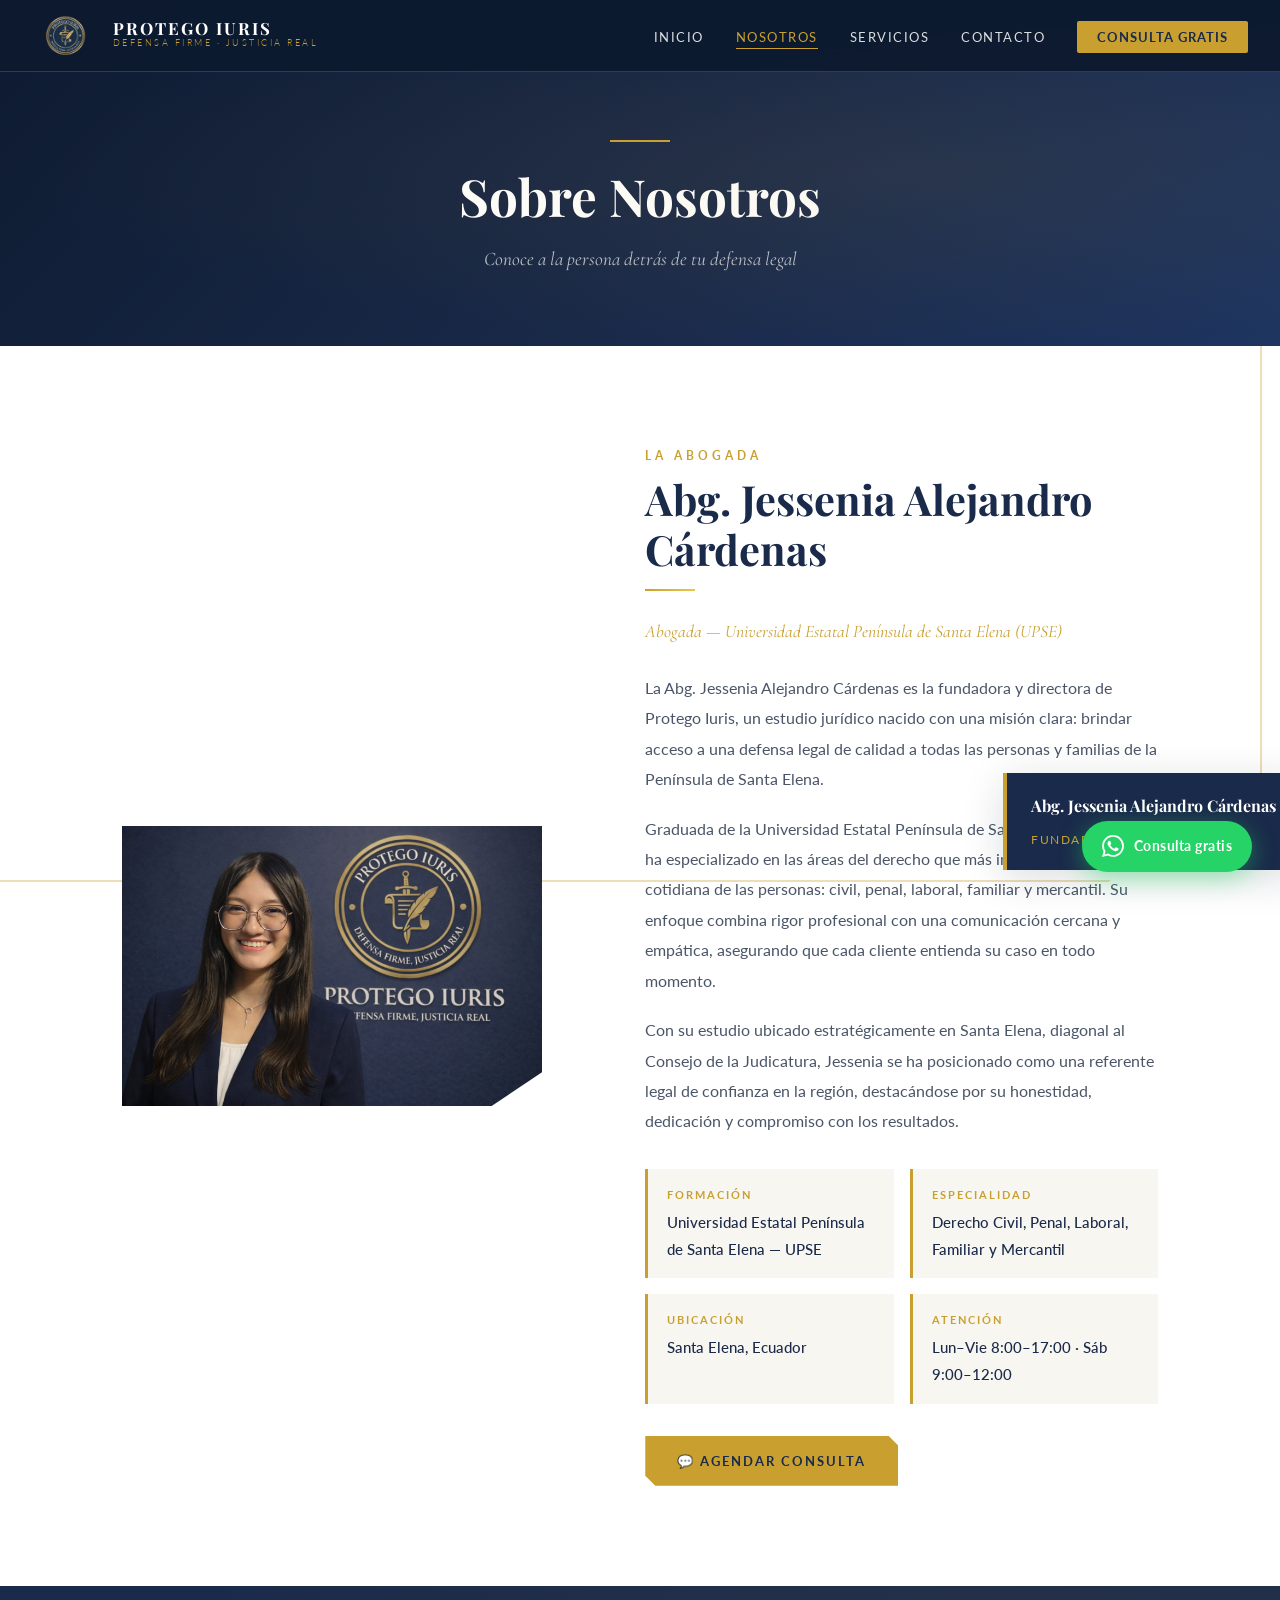
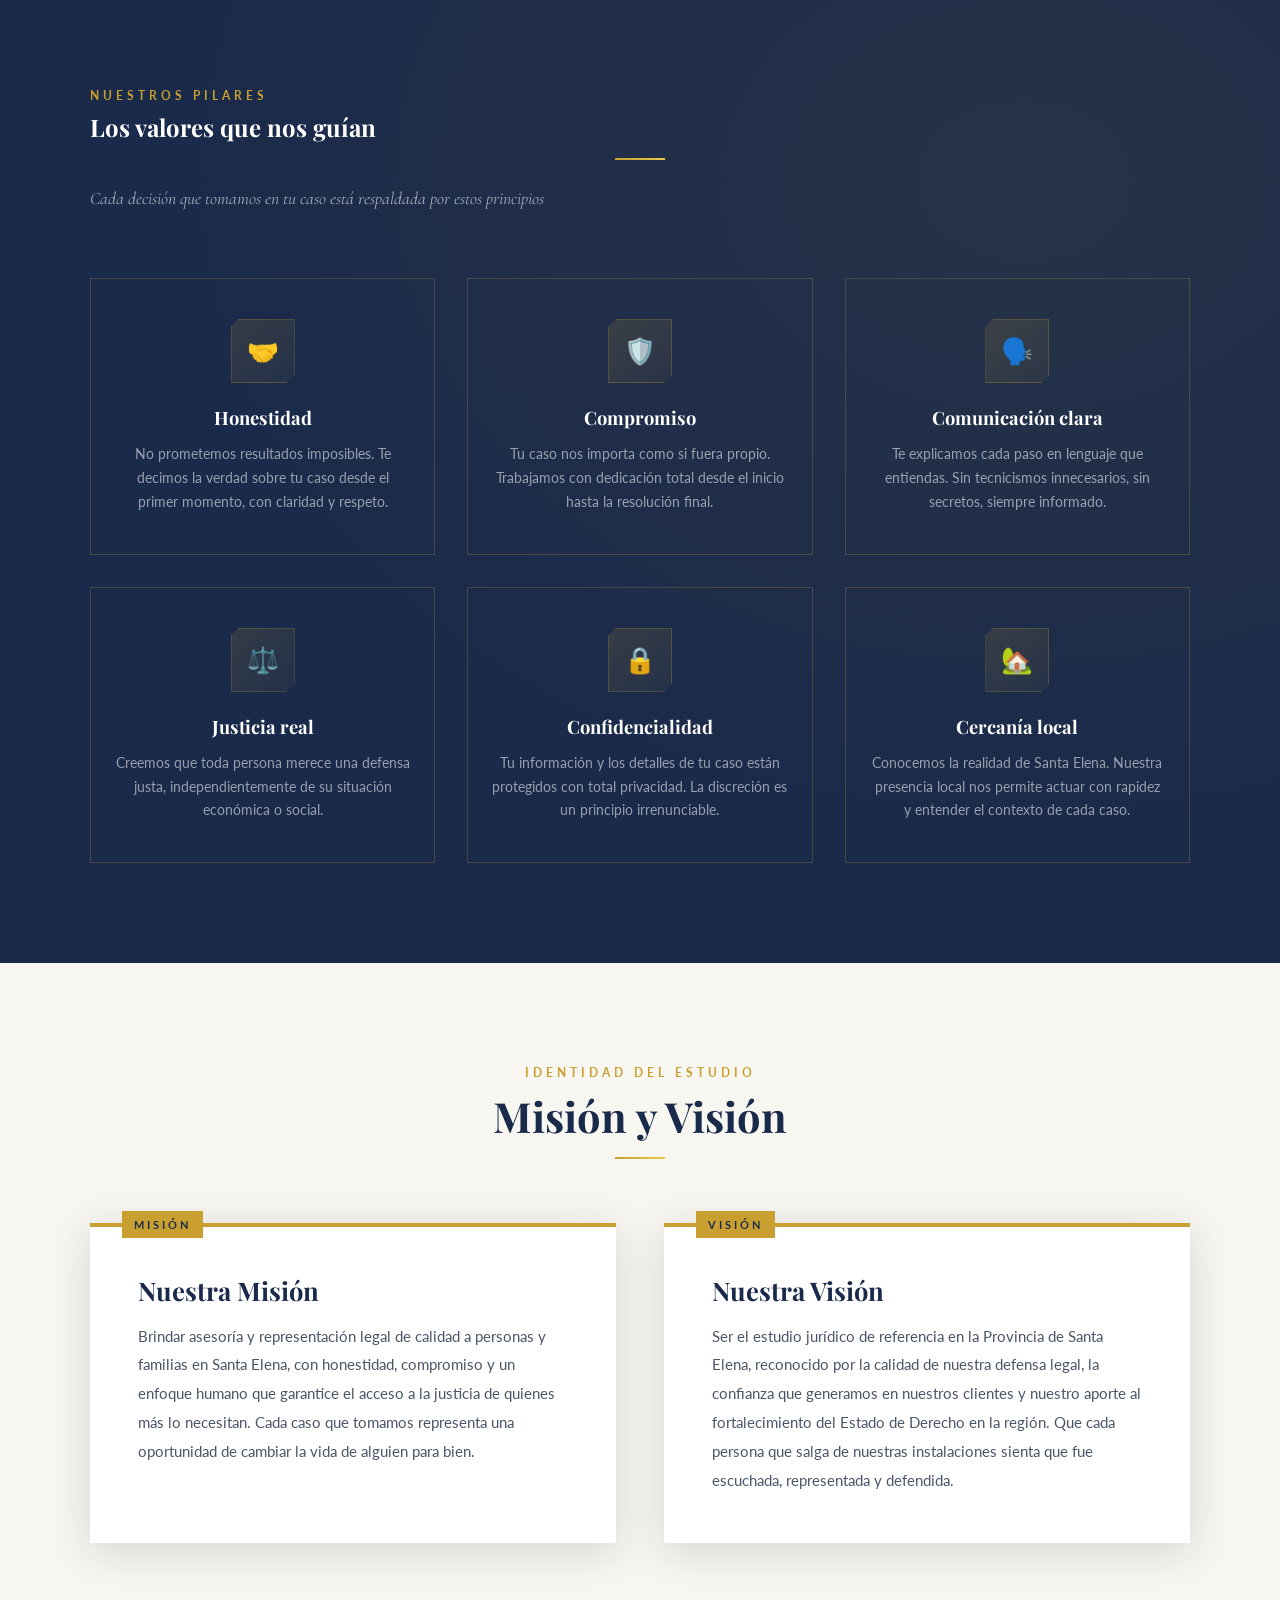
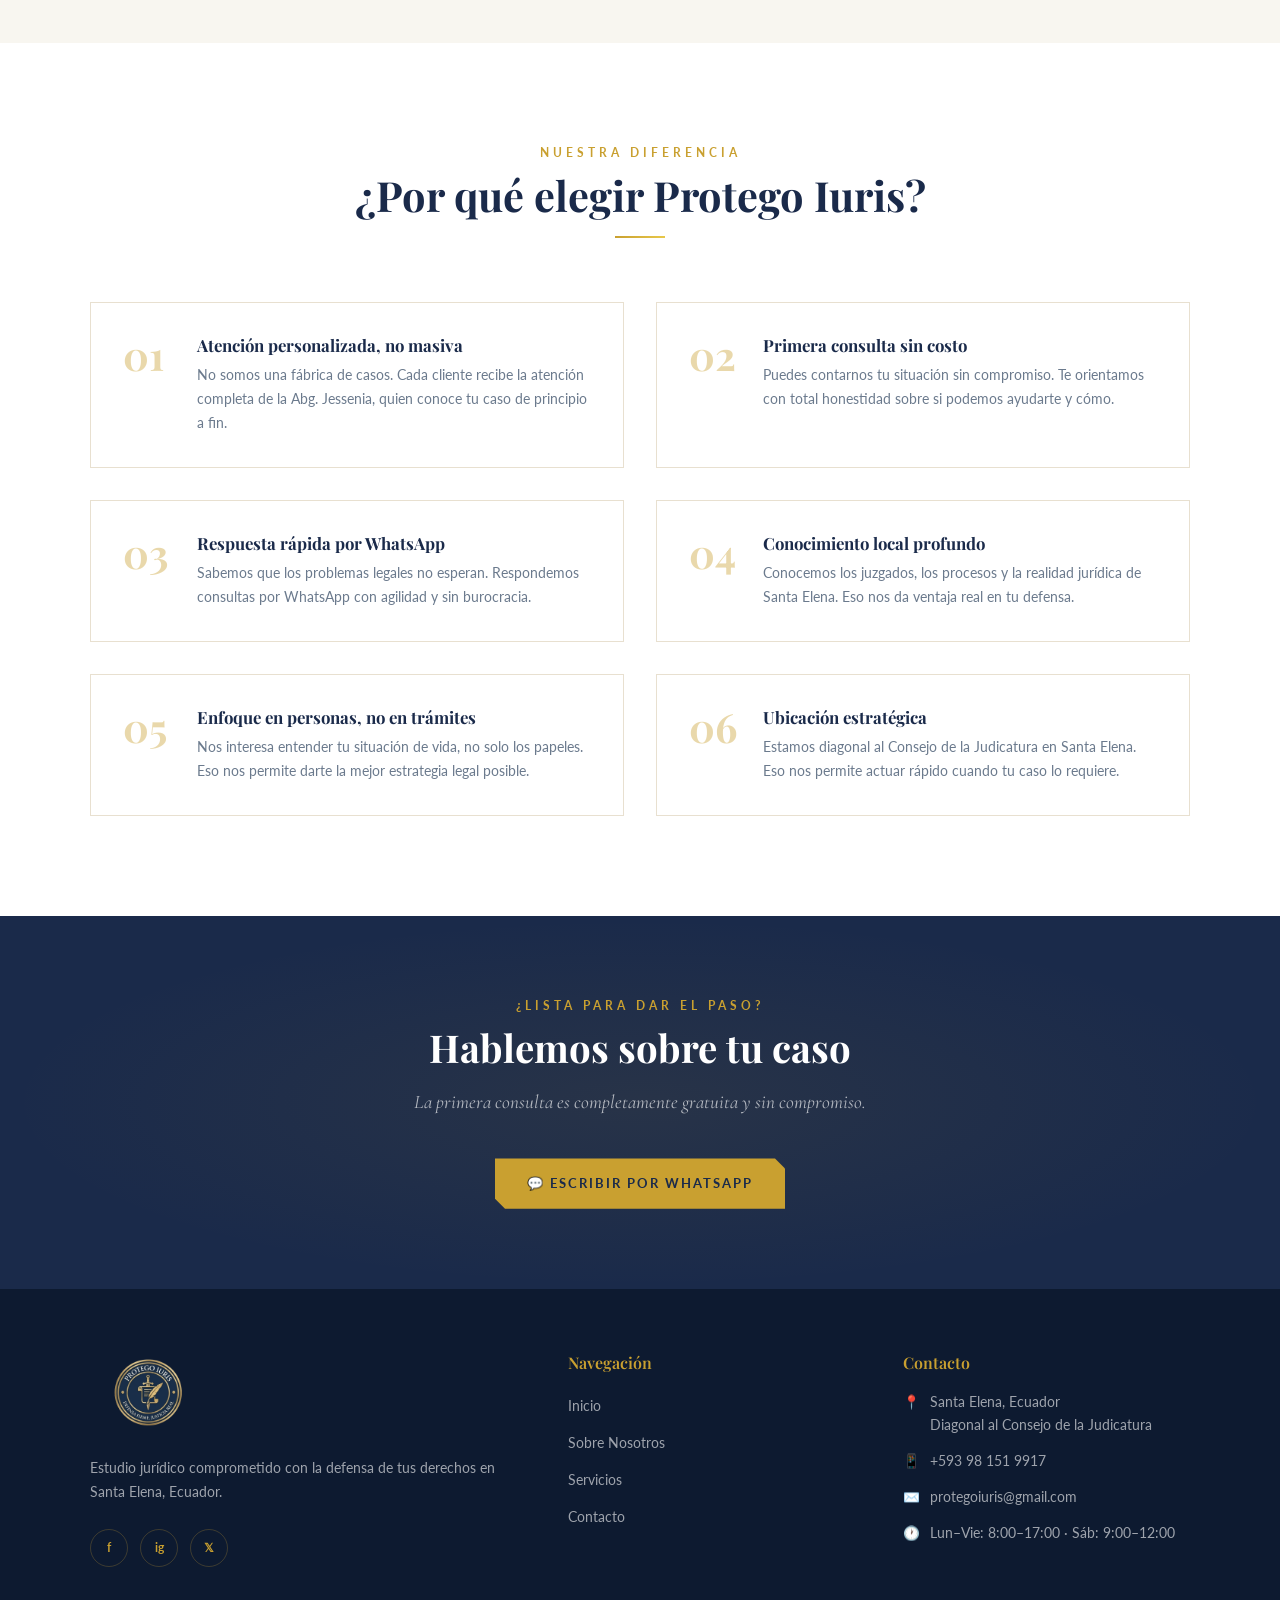
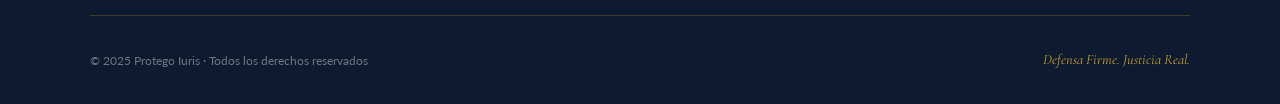
<file: sobre-nosotros.html>
<!DOCTYPE html>

<html lang="es">
<head>
  <meta charset="UTF-8"/>
  <meta name="viewport" content="width=device-width, initial-scale=1.0"/>
  <meta name="description" content="Conoce a la Abg. Jessenia Alejandro Cárdenas y al estudio jurídico Protego Iuris en Santa Elena, Ecuador."/>
  <title>Sobre Nosotros | Protego Iuris</title>
  <link rel="stylesheet" href="styles.css"/>
  <style>
    /* ===== ABOGADA SECTION ===== */
    .abogada-section {
      padding: 100px 2rem;
      max-width: 1100px;
      margin: 0 auto;
      display: grid;
      grid-template-columns: 1fr 1.2fr;
      gap: 6rem;
      align-items: center;
    }

```
.abogada-img-wrap {
  position: relative;
}

.abogada-img-wrap img {
  width: 100%;
  max-width: 420px;
  display: block;
  clip-path: polygon(0 0, 100% 0, 100% 88%, 88% 100%, 0 100%);
}

.abogada-img-deco {
  position: absolute;
  top: -18px;
  left: -18px;
  right: 18px;
  bottom: 18px;
  border: 2px solid var(--gold);
  opacity: 0.35;
  clip-path: polygon(0 0, 100% 0, 100% 88%, 88% 100%, 0 100%);
  z-index: -1;
}

.abogada-img-tag {
  position: absolute;
  bottom: 30px;
  right: -20px;
  background: var(--navy);
  border-left: 4px solid var(--gold);
  padding: 1.2rem 1.5rem;
  box-shadow: var(--shadow);
}

.abogada-img-tag strong {
  display: block;
  font-family: 'Playfair Display', serif;
  font-size: 1rem;
  color: var(--white);
  margin-bottom: 4px;
}

.abogada-img-tag span {
  font-size: 0.75rem;
  color: var(--gold);
  letter-spacing: 1.5px;
  text-transform: uppercase;
}

.abogada-content h2 {
  font-size: clamp(1.8rem, 3.5vw, 2.6rem);
  color: var(--navy);
  margin-bottom: 0.5rem;
}

.abogada-content .cargo {
  font-family: 'Cormorant Garamond', serif;
  font-size: 1.1rem;
  color: var(--gold);
  font-style: italic;
  margin-bottom: 1.5rem;
}

.abogada-content p {
  color: #4A5568;
  margin-bottom: 1.2rem;
  line-height: 1.9;
}

.abogada-datos {
  display: grid;
  grid-template-columns: 1fr 1fr;
  gap: 1rem;
  margin: 2rem 0;
}

.abogada-dato {
  background: var(--off-white);
  padding: 1rem 1.2rem;
  border-left: 3px solid var(--gold);
}

.abogada-dato label {
  font-size: 0.7rem;
  letter-spacing: 2px;
  text-transform: uppercase;
  color: var(--gold);
  font-weight: 700;
  display: block;
  margin-bottom: 4px;
}

.abogada-dato span {
  font-size: 0.92rem;
  color: var(--navy);
  font-weight: 500;
}

/* ===== VALORES ===== */
.valores-section {
  background: var(--navy);
  padding: 100px 2rem;
  position: relative;
  overflow: hidden;
}

.valores-section::before {
  content: '';
  position: absolute;
  inset: 0;
  background: radial-gradient(ellipse at 80% 20%, rgba(201,160,48,0.07) 0%, transparent 60%);
}

.valores-inner {
  max-width: 1100px;
  margin: 0 auto;
  position: relative;
}

.valores-grid {
  display: grid;
  grid-template-columns: repeat(3, 1fr);
  gap: 2rem;
  margin-top: 4rem;
}

.valor-card {
  text-align: center;
  padding: 2.5rem 1.5rem;
  border: 1px solid var(--border);
  position: relative;
  transition: all 0.4s;
}

.valor-card:hover {
  background: rgba(255,255,255,0.04);
  border-color: rgba(201,160,48,0.4);
  transform: translateY(-6px);
}

.valor-icon {
  width: 64px;
  height: 64px;
  margin: 0 auto 1.5rem;
  background: linear-gradient(135deg, rgba(201,160,48,0.15), rgba(201,160,48,0.05));
  border: 1px solid var(--border);
  display: flex;
  align-items: center;
  justify-content: center;
  font-size: 1.6rem;
  clip-path: polygon(8px 0, 100% 0, 100% calc(100% - 8px), calc(100% - 8px) 100%, 0 100%, 0 8px);
}

.valor-card h3 {
  font-size: 1.15rem;
  color: var(--white);
  margin-bottom: 0.8rem;
}

.valor-card p {
  font-size: 0.88rem;
  color: rgba(255,255,255,0.55);
  line-height: 1.7;
}

/* ===== MISIÓN VISIÓN ===== */
.mision-section {
  padding: 100px 2rem;
  background: var(--off-white);
}

.mision-inner {
  max-width: 1100px;
  margin: 0 auto;
  display: grid;
  grid-template-columns: 1fr 1fr;
  gap: 3rem;
}

.mision-card {
  background: var(--white);
  padding: 3rem;
  border-top: 4px solid var(--gold);
  box-shadow: var(--shadow);
  position: relative;
}

.mision-card::before {
  content: attr(data-label);
  position: absolute;
  top: -16px;
  left: 2rem;
  background: var(--gold);
  color: var(--navy);
  font-size: 0.7rem;
  font-weight: 700;
  letter-spacing: 3px;
  text-transform: uppercase;
  padding: 4px 12px;
}

.mision-card h3 {
  font-size: 1.6rem;
  color: var(--navy);
  margin-bottom: 1rem;
}

.mision-card p {
  color: #4A5568;
  line-height: 1.9;
  font-size: 0.95rem;
}

/* ===== POR QUÉ ELEGIRNOS ===== */
.porque-section {
  padding: 100px 2rem;
}

.porque-inner {
  max-width: 1100px;
  margin: 0 auto;
}

.porque-grid {
  display: grid;
  grid-template-columns: repeat(2, 1fr);
  gap: 2rem;
  margin-top: 4rem;
}

.porque-item {
  display: flex;
  gap: 1.5rem;
  align-items: flex-start;
  padding: 2rem;
  border: 1px solid #e8e0d0;
  transition: all 0.3s;
}

.porque-item:hover {
  border-color: var(--gold);
  box-shadow: var(--shadow-gold);
}

.porque-num {
  font-family: 'Playfair Display', serif;
  font-size: 2.5rem;
  font-weight: 700;
  color: var(--gold);
  opacity: 0.4;
  line-height: 1;
  flex-shrink: 0;
  width: 50px;
}

.porque-item h4 {
  font-size: 1.05rem;
  color: var(--navy);
  margin-bottom: 0.5rem;
}

.porque-item p {
  font-size: 0.88rem;
  color: var(--text-light);
  line-height: 1.7;
}

/* ===== CTA ===== */
.cta-nosotros {
  background: var(--navy);
  padding: 80px 2rem;
  text-align: center;
  position: relative;
  overflow: hidden;
}

.cta-nosotros::before {
  content: '';
  position: absolute;
  inset: 0;
  background: radial-gradient(ellipse at center, rgba(201,160,48,0.08) 0%, transparent 70%);
}

.cta-nosotros h2 {
  color: var(--white);
  font-size: clamp(1.6rem, 4vw, 2.4rem);
  margin-bottom: 1rem;
  position: relative;
}

.cta-nosotros p {
  color: rgba(255,255,255,0.65);
  font-family: 'Cormorant Garamond', serif;
  font-size: 1.2rem;
  font-style: italic;
  margin-bottom: 2.5rem;
  position: relative;
}

/* RESPONSIVE */
@media (max-width: 900px) {
  .abogada-section { grid-template-columns: 1fr; gap: 3rem; }
  .abogada-img-tag { right: 0; }
  .valores-grid { grid-template-columns: 1fr 1fr; }
  .mision-inner { grid-template-columns: 1fr; }
  .porque-grid { grid-template-columns: 1fr; }
}

@media (max-width: 600px) {
  .valores-grid { grid-template-columns: 1fr; }
  .abogada-datos { grid-template-columns: 1fr; }
}
```

  </style>
</head>
<body>

<!-- NAVBAR -->

<nav class="navbar" id="navbar">
  <a href="index.html" class="nav-brand">
    <img src="logo.png" alt="Protego Iuris" class="nav-logo"/>
    <div class="nav-brand-text">
      <span class="nav-brand-name">PROTEGO IURIS</span>
      <span class="nav-brand-tagline">Defensa Firme · Justicia Real</span>
    </div>
  </a>
  <ul class="nav-links">
    <li><a href="index.html">Inicio</a></li>
    <li><a href="sobre-nosotros.html" class="active">Nosotros</a></li>
    <li><a href="servicios.html">Servicios</a></li>
    <li><a href="contacto.html">Contacto</a></li>
    <li><a href="https://wa.me/593981519917?text=Hola%2C%20me%20gustar%C3%ADa%20obtener%20informaci%C3%B3n%20sobre%20los%20servicios%20de%20Protego%20Iuris." target="_blank" class="nav-cta">Consulta Gratis</a></li>
  </ul>
  <div class="nav-toggle" id="navToggle"><span></span><span></span><span></span></div>
</nav>
<div class="mobile-menu" id="mobileMenu">
  <a href="index.html">Inicio</a>
  <a href="sobre-nosotros.html">Nosotros</a>
  <a href="servicios.html">Servicios</a>
  <a href="contacto.html">Contacto</a>
  <a href="https://wa.me/593981519917?text=Hola%2C%20me%20gustar%C3%ADa%20obtener%20informaci%C3%B3n%20sobre%20los%20servicios%20de%20Protego%20Iuris." target="_blank">💬 WhatsApp</a>
</div>

<!-- PAGE HEADER -->

<div class="page-header">
  <div class="page-header-ornament"></div>
  <h1>Sobre Nosotros</h1>
  <p>Conoce a la persona detrás de tu defensa legal</p>
</div>

<!-- ABOGADA -->

<section class="abogada-section">
  <div class="abogada-img-wrap">
    <img src="foto-abogada.png" alt="Abg. Jessenia Alejandro Cárdenas — Protego Iuris"/>
    <div class="abogada-img-deco"></div>
    <div class="abogada-img-tag">
      <strong>Abg. Jessenia Alejandro Cárdenas</strong>
      <span>Fundadora · Protego Iuris</span>
    </div>
  </div>
  <div class="abogada-content">
    <span class="section-label">La abogada</span>
    <h2>Abg. Jessenia Alejandro Cárdenas</h2>
    <div class="gold-line"></div>
    <p class="cargo">Abogada — Universidad Estatal Península de Santa Elena (UPSE)</p>
    <p>La Abg. Jessenia Alejandro Cárdenas es la fundadora y directora de Protego Iuris, un estudio jurídico nacido con una misión clara: brindar acceso a una defensa legal de calidad a todas las personas y familias de la Península de Santa Elena.</p>
    <p>Graduada de la Universidad Estatal Península de Santa Elena, Jessenia se ha especializado en las áreas del derecho que más impactan la vida cotidiana de las personas: civil, penal, laboral, familiar y mercantil. Su enfoque combina rigor profesional con una comunicación cercana y empática, asegurando que cada cliente entienda su caso en todo momento.</p>
    <p>Con su estudio ubicado estratégicamente en Santa Elena, diagonal al Consejo de la Judicatura, Jessenia se ha posicionado como una referente legal de confianza en la región, destacándose por su honestidad, dedicación y compromiso con los resultados.</p>
    <div class="abogada-datos">
      <div class="abogada-dato">
        <label>Formación</label>
        <span>Universidad Estatal Península de Santa Elena — UPSE</span>
      </div>
      <div class="abogada-dato">
        <label>Especialidad</label>
        <span>Derecho Civil, Penal, Laboral, Familiar y Mercantil</span>
      </div>
      <div class="abogada-dato">
        <label>Ubicación</label>
        <span>Santa Elena, Ecuador</span>
      </div>
      <div class="abogada-dato">
        <label>Atención</label>
        <span>Lun–Vie 8:00–17:00 · Sáb 9:00–12:00</span>
      </div>
    </div>
    <a href="https://wa.me/593981519917?text=Hola%2C%20me%20gustar%C3%ADa%20agendar%20una%20consulta%20con%20la%20Abg.%20Jessenia." target="_blank" class="btn-primary">💬 Agendar consulta</a>
  </div>
</section>

<!-- VALORES -->

<section class="valores-section">
  <div class="valores-inner">
    <div class="section-header">
      <span class="section-label">Nuestros pilares</span>
      <h2 style="color:var(--white);">Los valores que nos guían</h2>
      <div class="gold-line center"></div>
      <p style="color:rgba(255,255,255,0.6); font-family:'Cormorant Garamond',serif; font-style:italic; font-size:1.1rem;">Cada decisión que tomamos en tu caso está respaldada por estos principios</p>
    </div>
    <div class="valores-grid">
      <div class="valor-card">
        <div class="valor-icon">🤝</div>
        <h3>Honestidad</h3>
        <p>No prometemos resultados imposibles. Te decimos la verdad sobre tu caso desde el primer momento, con claridad y respeto.</p>
      </div>
      <div class="valor-card">
        <div class="valor-icon">🛡️</div>
        <h3>Compromiso</h3>
        <p>Tu caso nos importa como si fuera propio. Trabajamos con dedicación total desde el inicio hasta la resolución final.</p>
      </div>
      <div class="valor-card">
        <div class="valor-icon">🗣️</div>
        <h3>Comunicación clara</h3>
        <p>Te explicamos cada paso en lenguaje que entiendas. Sin tecnicismos innecesarios, sin secretos, siempre informado.</p>
      </div>
      <div class="valor-card">
        <div class="valor-icon">⚖️</div>
        <h3>Justicia real</h3>
        <p>Creemos que toda persona merece una defensa justa, independientemente de su situación económica o social.</p>
      </div>
      <div class="valor-card">
        <div class="valor-icon">🔒</div>
        <h3>Confidencialidad</h3>
        <p>Tu información y los detalles de tu caso están protegidos con total privacidad. La discreción es un principio irrenunciable.</p>
      </div>
      <div class="valor-card">
        <div class="valor-icon">🏡</div>
        <h3>Cercanía local</h3>
        <p>Conocemos la realidad de Santa Elena. Nuestra presencia local nos permite actuar con rapidez y entender el contexto de cada caso.</p>
      </div>
    </div>
  </div>
</section>

<!-- MISIÓN Y VISIÓN -->

<section class="mision-section">
  <div style="max-width:1100px; margin:0 auto 4rem; text-align:center;">
    <span class="section-label">Identidad del estudio</span>
    <h2 style="font-size:clamp(1.8rem,4vw,2.6rem);">Misión y Visión</h2>
    <div class="gold-line center"></div>
  </div>
  <div class="mision-inner">
    <div class="mision-card" data-label="Misión">
      <h3>Nuestra Misión</h3>
      <p>Brindar asesoría y representación legal de calidad a personas y familias en Santa Elena, con honestidad, compromiso y un enfoque humano que garantice el acceso a la justicia de quienes más lo necesitan. Cada caso que tomamos representa una oportunidad de cambiar la vida de alguien para bien.</p>
    </div>
    <div class="mision-card" data-label="Visión">
      <h3>Nuestra Visión</h3>
      <p>Ser el estudio jurídico de referencia en la Provincia de Santa Elena, reconocido por la calidad de nuestra defensa legal, la confianza que generamos en nuestros clientes y nuestro aporte al fortalecimiento del Estado de Derecho en la región. Que cada persona que salga de nuestras instalaciones sienta que fue escuchada, representada y defendida.</p>
    </div>
  </div>
</section>

<!-- POR QUÉ ELEGIRNOS -->

<section class="porque-section">
  <div class="porque-inner">
    <div style="text-align:center; margin-bottom:1rem;">
      <span class="section-label">Nuestra diferencia</span>
      <h2 style="font-size:clamp(1.8rem,4vw,2.6rem);">¿Por qué elegir Protego Iuris?</h2>
      <div class="gold-line center"></div>
    </div>
    <div class="porque-grid">
      <div class="porque-item">
        <div class="porque-num">01</div>
        <div>
          <h4>Atención personalizada, no masiva</h4>
          <p>No somos una fábrica de casos. Cada cliente recibe la atención completa de la Abg. Jessenia, quien conoce tu caso de principio a fin.</p>
        </div>
      </div>
      <div class="porque-item">
        <div class="porque-num">02</div>
        <div>
          <h4>Primera consulta sin costo</h4>
          <p>Puedes contarnos tu situación sin compromiso. Te orientamos con total honestidad sobre si podemos ayudarte y cómo.</p>
        </div>
      </div>
      <div class="porque-item">
        <div class="porque-num">03</div>
        <div>
          <h4>Respuesta rápida por WhatsApp</h4>
          <p>Sabemos que los problemas legales no esperan. Respondemos consultas por WhatsApp con agilidad y sin burocracia.</p>
        </div>
      </div>
      <div class="porque-item">
        <div class="porque-num">04</div>
        <div>
          <h4>Conocimiento local profundo</h4>
          <p>Conocemos los juzgados, los procesos y la realidad jurídica de Santa Elena. Eso nos da ventaja real en tu defensa.</p>
        </div>
      </div>
      <div class="porque-item">
        <div class="porque-num">05</div>
        <div>
          <h4>Enfoque en personas, no en trámites</h4>
          <p>Nos interesa entender tu situación de vida, no solo los papeles. Eso nos permite darte la mejor estrategia legal posible.</p>
        </div>
      </div>
      <div class="porque-item">
        <div class="porque-num">06</div>
        <div>
          <h4>Ubicación estratégica</h4>
          <p>Estamos diagonal al Consejo de la Judicatura en Santa Elena. Eso nos permite actuar rápido cuando tu caso lo requiere.</p>
        </div>
      </div>
    </div>
  </div>
</section>

<!-- CTA -->

<section class="cta-nosotros">
  <span class="section-label" style="position:relative;">¿Lista para dar el paso?</span>
  <h2>Hablemos sobre tu caso</h2>
  <p>La primera consulta es completamente gratuita y sin compromiso.</p>
  <a href="https://wa.me/593981519917?text=Hola%2C%20me%20gustar%C3%ADa%20agendar%20una%20consulta%20con%20la%20Abg.%20Jessenia%20Alejandro." target="_blank" class="btn-primary" style="position:relative;">💬 Escribir por WhatsApp</a>
</section>

<!-- FOOTER -->

<footer>
  <div class="footer-grid">
    <div class="footer-brand">
      <img src="logo.png" alt="Protego Iuris"/>
      <p>Estudio jurídico comprometido con la defensa de tus derechos en Santa Elena, Ecuador.</p>
      <div class="footer-socials">
        <a href="https://facebook.com/protegoiuris" target="_blank">f</a>
        <a href="https://instagram.com/protegoiuris" target="_blank">ig</a>
        <a href="https://x.com/protegoiuris" target="_blank">𝕏</a>
      </div>
    </div>
    <div class="footer-col">
      <h4>Navegación</h4>
      <ul>
        <li><a href="index.html">Inicio</a></li>
        <li><a href="sobre-nosotros.html">Sobre Nosotros</a></li>
        <li><a href="servicios.html">Servicios</a></li>
        <li><a href="contacto.html">Contacto</a></li>
      </ul>
    </div>
    <div class="footer-col">
      <h4>Contacto</h4>
      <div class="footer-contact-item"><span>📍</span><span>Santa Elena, Ecuador<br/>Diagonal al Consejo de la Judicatura</span></div>
      <div class="footer-contact-item"><span>📱</span><span>+593 98 151 9917</span></div>
      <div class="footer-contact-item"><span>✉️</span><span>protegoiuris@gmail.com</span></div>
      <div class="footer-contact-item"><span>🕐</span><span>Lun–Vie: 8:00–17:00 · Sáb: 9:00–12:00</span></div>
    </div>
  </div>
  <div class="footer-bottom">
    <span>© 2025 Protego Iuris · Todos los derechos reservados</span>
    <span class="footer-tagline">Defensa Firme. Justicia Real.</span>
  </div>
</footer>

<a class="whatsapp-float" href="https://wa.me/593981519917?text=Hola%2C%20me%20gustar%C3%ADa%20obtener%20informaci%C3%B3n%20sobre%20los%20servicios%20de%20Protego%20Iuris." target="_blank">
  <svg viewBox="0 0 24 24" fill="currentColor"><path d="M17.472 14.382c-.297-.149-1.758-.867-2.03-.967-.273-.099-.471-.148-.67.15-.197.297-.767.966-.94 1.164-.173.199-.347.223-.644.075-.297-.15-1.255-.463-2.39-1.475-.883-.788-1.48-1.761-1.653-2.059-.173-.297-.018-.458.13-.606.134-.133.298-.347.446-.52.149-.174.198-.298.298-.497.099-.198.05-.371-.025-.52-.075-.149-.669-1.612-.916-2.207-.242-.579-.487-.5-.669-.51-.173-.008-.371-.01-.57-.01-.198 0-.52.074-.792.372-.272.297-1.04 1.016-1.04 2.479 0 1.462 1.065 2.875 1.213 3.074.149.198 2.096 3.2 5.077 4.487.709.306 1.262.489 1.694.625.712.227 1.36.195 1.871.118.571-.085 1.758-.719 2.006-1.413.248-.694.248-1.289.173-1.413-.074-.124-.272-.198-.57-.347m-5.421 7.403h-.004a9.87 9.87 0 01-5.031-1.378l-.361-.214-3.741.982.998-3.648-.235-.374a9.86 9.86 0 01-1.51-5.26c.001-5.45 4.436-9.884 9.888-9.884 2.64 0 5.122 1.03 6.988 2.898a9.825 9.825 0 012.893 6.994c-.003 5.45-4.437 9.884-9.885 9.884m8.413-18.297A11.815 11.815 0 0012.05 0C5.495 0 .16 5.335.157 11.892c0 2.096.547 4.142 1.588 5.945L.057 24l6.305-1.654a11.882 11.882 0 005.683 1.448h.005c6.554 0 11.89-5.335 11.893-11.893a11.821 11.821 0 00-3.48-8.413z"/></svg>
  <span>Consulta gratis</span>
</a>

<script>
  window.addEventListener('scroll', () => {
    document.getElementById('navbar').classList.toggle('scrolled', window.scrollY > 50);
  });

  const toggle = document.getElementById('navToggle');
  const menu = document.getElementById('mobileMenu');

  toggle.addEventListener('click', () => {
    menu.classList.toggle('open');
    toggle.classList.toggle('active');
  });

  menu.querySelectorAll('a').forEach(link => {
    link.addEventListener('click', () => {
      menu.classList.remove('open');
      toggle.classList.remove('active');
    });
  });
  /* ===== FIXES MÓVIL ===== */
.nav-brand-tagline {
  white-space: nowrap;
}

@media (max-width: 480px) {
  .abogada-section {
    padding: 60px 1rem;
  }

  .abogada-img-wrap img {
    max-width: 100%;
  }

  .abogada-img-tag {
    position: relative;
    right: auto;
    bottom: auto;
    margin-top: 1rem;
  }

  .abogada-img-deco {
    display: none;
  }

  .abogada-datos {
    grid-template-columns: 1fr;
  }

  .valores-section {
    padding: 60px 1rem;
  }

  .mision-section {
    padding: 60px 1rem;
  }

  .mision-card {
    padding: 2rem 1.5rem;
  }

  .porque-section {
    padding: 60px 1rem;
  }

  .porque-item {
    padding: 1.2rem;
  }
  }
</script>

</body>
</html>
</file>
<file: styles.css>
/* ============================================
   PROTEGO IURIS — Estilos Globales
   Colores: Azul marino #1A2A4A | Dorado #C9A030
   ============================================ */

@import url('https://fonts.googleapis.com/css2?family=Playfair+Display:ital,wght@0,400;0,600;0,700;0,900;1,400;1,600&family=Cormorant+Garamond:ital,wght@0,300;0,400;0,500;0,600;1,300;1,400&family=Lato:wght@300;400;700&display=swap');

:root {
  --navy: #1A2A4A;
  --navy-dark: #0D1A30;
  --navy-mid: #243550;
  --gold: #C9A030;
  --gold-light: #E8C84A;
  --gold-dark: #A07820;
  --white: #FFFFFF;
  --off-white: #F8F6F0;
  --text-light: #6B7A8D;
  --border: rgba(201, 160, 48, 0.25);
  --shadow: 0 8px 40px rgba(13, 26, 48, 0.15);
  --shadow-gold: 0 4px 20px rgba(201, 160, 48, 0.2);
}

*, *::before, *::after {
  box-sizing: border-box;
  margin: 0;
  padding: 0;
}

html {
  scroll-behavior: smooth;
}

body {
  font-family: 'Lato', sans-serif;
  color: var(--navy);
  background: var(--white);
  overflow-x: hidden;
  line-height: 1.7;
}

h1, h2, h3, h4 {
  font-family: 'Playfair Display', serif;
  line-height: 1.2;
}

/* ===== NAVBAR ===== */
.navbar {
  position: fixed;
  top: 0;
  left: 0;
  right: 0;
  z-index: 1000;
  background: rgba(13, 26, 48, 0.97);
  backdrop-filter: blur(12px);
  border-bottom: 1px solid var(--border);
  padding: 0 2rem;
  height: 72px;
  display: flex;
  align-items: center;
  justify-content: space-between;
  transition: all 0.3s ease;
}

.navbar.scrolled {
  height: 62px;
  box-shadow: 0 4px 30px rgba(0,0,0,0.3);
}

.nav-brand {
  display: flex;
  align-items: center;
  gap: 12px;
  text-decoration: none;
}

.nav-logo {
  height: 46px;
  width: auto;
}

.nav-brand-text {
  display: flex;
  flex-direction: column;
}

.nav-brand-name {
  font-family: 'Playfair Display', serif;
  font-size: 1.05rem;
  font-weight: 700;
  color: var(--white);
  letter-spacing: 2px;
  line-height: 1;
}

.nav-brand-tagline {
  font-size: 0.55rem;
  color: var(--gold);
  letter-spacing: 2.5px;
  font-weight: 300;
  text-transform: uppercase;
}

.nav-links {
  display: flex;
  align-items: center;
  gap: 2rem;
  list-style: none;
}

.nav-links a {
  color: rgba(255,255,255,0.85);
  text-decoration: none;
  font-size: 0.82rem;
  letter-spacing: 1.5px;
  text-transform: uppercase;
  font-weight: 400;
  transition: color 0.3s;
  position: relative;
  padding-bottom: 4px;
}

.nav-links a::after {
  content: '';
  position: absolute;
  bottom: 0;
  left: 0;
  width: 0;
  height: 1px;
  background: var(--gold);
  transition: width 0.3s ease;
}

.nav-links a:hover,
.nav-links a.active {
  color: var(--gold);
}

.nav-links a:hover::after,
.nav-links a.active::after {
  width: 100%;
}

.nav-cta {
  background: var(--gold) !important;
  color: var(--navy) !important;
  padding: 8px 20px !important;
  border-radius: 2px;
  font-weight: 700 !important;
  letter-spacing: 1px !important;
  transition: background 0.3s, transform 0.2s !important;
}

.nav-cta:hover {
  background: var(--gold-light) !important;
  transform: translateY(-1px);
}

.nav-cta::after {
  display: none !important;
}

/* Hamburger */
.nav-toggle {
  display: none;
  flex-direction: column;
  gap: 5px;
  cursor: pointer;
  padding: 4px;
}

.nav-toggle span {
  display: block;
  width: 24px;
  height: 2px;
  background: var(--white);
  transition: all 0.3s;
}

/* Mobile Nav */
.mobile-menu {
  display: none;
  position: fixed;
  top: 72px;
  left: 0;
  right: 0;
  background: var(--navy-dark);
  padding: 1.5rem 2rem;
  border-bottom: 2px solid var(--gold);
  z-index: 999;
  flex-direction: column;
  gap: 1rem;
}

.mobile-menu.open {
  display: flex;
}

.mobile-menu a {
  color: rgba(255,255,255,0.85);
  text-decoration: none;
  font-size: 0.9rem;
  letter-spacing: 1.5px;
  text-transform: uppercase;
  padding: 0.5rem 0;
  border-bottom: 1px solid var(--border);
  transition: color 0.3s;
}

.mobile-menu a:hover {
  color: var(--gold);
}

/* ===== WHATSAPP FLOTANTE ===== */
.whatsapp-float {
  position: fixed;
  bottom: 28px;
  right: 28px;
  z-index: 9999;
  display: flex;
  align-items: center;
  gap: 10px;
  background: #25D366;
  color: white;
  text-decoration: none;
  padding: 14px 20px;
  border-radius: 50px;
  box-shadow: 0 6px 24px rgba(37, 211, 102, 0.45);
  font-family: 'Lato', sans-serif;
  font-size: 0.85rem;
  font-weight: 700;
  letter-spacing: 0.5px;
  animation: pulse-green 2.5s infinite;
  transition: transform 0.3s, box-shadow 0.3s;
}

.whatsapp-float:hover {
  transform: translateY(-3px) scale(1.03);
  box-shadow: 0 10px 32px rgba(37, 211, 102, 0.55);
}

.whatsapp-float svg {
  width: 22px;
  height: 22px;
  flex-shrink: 0;
}

@keyframes pulse-green {
  0%, 100% { box-shadow: 0 6px 24px rgba(37, 211, 102, 0.45); }
  50% { box-shadow: 0 6px 32px rgba(37, 211, 102, 0.7); }
}

/* ===== FOOTER ===== */
footer {
  background: var(--navy-dark);
  color: rgba(255,255,255,0.7);
  padding: 4rem 2rem 2rem;
}

.footer-grid {
  max-width: 1100px;
  margin: 0 auto;
  display: grid;
  grid-template-columns: 1.5fr 1fr 1fr;
  gap: 3rem;
  padding-bottom: 3rem;
  border-bottom: 1px solid var(--border);
}

.footer-brand img {
  height: 80px;
  margin-bottom: 1rem;
}

.footer-brand p {
  font-size: 0.85rem;
  line-height: 1.8;
  color: rgba(255,255,255,0.6);
  margin-bottom: 1.5rem;
}

.footer-socials {
  display: flex;
  gap: 12px;
}

.footer-socials a {
  width: 38px;
  height: 38px;
  border: 1px solid var(--border);
  border-radius: 50%;
  display: flex;
  align-items: center;
  justify-content: center;
  color: var(--gold);
  text-decoration: none;
  font-size: 0.75rem;
  font-weight: 700;
  transition: all 0.3s;
  letter-spacing: 0;
}

.footer-socials a:hover {
  background: var(--gold);
  color: var(--navy);
  border-color: var(--gold);
}

.footer-col h4 {
  font-family: 'Playfair Display', serif;
  color: var(--gold);
  font-size: 1rem;
  margin-bottom: 1.2rem;
  font-weight: 600;
}

.footer-col ul {
  list-style: none;
}

.footer-col ul li {
  margin-bottom: 0.6rem;
}

.footer-col ul li a {
  color: rgba(255,255,255,0.6);
  text-decoration: none;
  font-size: 0.85rem;
  transition: color 0.3s;
}

.footer-col ul li a:hover {
  color: var(--gold);
}

.footer-contact-item {
  display: flex;
  gap: 10px;
  margin-bottom: 0.8rem;
  font-size: 0.85rem;
  color: rgba(255,255,255,0.6);
  align-items: flex-start;
}

.footer-contact-item span:first-child {
  color: var(--gold);
  flex-shrink: 0;
}

.footer-bottom {
  max-width: 1100px;
  margin: 2rem auto 0;
  display: flex;
  justify-content: space-between;
  align-items: center;
  font-size: 0.78rem;
  color: rgba(255,255,255,0.4);
  flex-wrap: wrap;
  gap: 0.5rem;
}

.footer-tagline {
  font-family: 'Cormorant Garamond', serif;
  font-style: italic;
  color: var(--gold);
  font-size: 0.9rem;
}

/* ===== SECCIÓN HEADER INTERNO ===== */
.page-header {
  background: linear-gradient(135deg, var(--navy-dark) 0%, var(--navy) 60%, #1E3560 100%);
  padding: 140px 2rem 70px;
  text-align: center;
  position: relative;
  overflow: hidden;
}

.page-header::before {
  content: '';
  position: absolute;
  inset: 0;
  background: radial-gradient(ellipse at 70% 50%, rgba(201,160,48,0.08) 0%, transparent 70%);
}

.page-header-ornament {
  width: 60px;
  height: 2px;
  background: var(--gold);
  margin: 0 auto 1.5rem;
}

.page-header h1 {
  font-size: clamp(2rem, 5vw, 3.2rem);
  color: var(--white);
  margin-bottom: 1rem;
}

.page-header p {
  color: rgba(255,255,255,0.7);
  font-size: 1.05rem;
  max-width: 540px;
  margin: 0 auto;
  font-family: 'Cormorant Garamond', serif;
  font-style: italic;
  font-size: 1.2rem;
}

/* ===== UTILIDADES ===== */
.gold-line {
  width: 50px;
  height: 2px;
  background: linear-gradient(90deg, var(--gold), var(--gold-light));
  margin: 1rem 0 1.5rem;
}

.gold-line.center {
  margin: 1rem auto 1.5rem;
}

.section-label {
  font-size: 0.72rem;
  letter-spacing: 4px;
  text-transform: uppercase;
  color: var(--gold);
  font-weight: 700;
  display: block;
  margin-bottom: 0.5rem;
}

.btn-primary {
  display: inline-flex;
  align-items: center;
  gap: 8px;
  background: var(--gold);
  color: var(--navy);
  padding: 14px 32px;
  font-family: 'Lato', sans-serif;
  font-size: 0.82rem;
  font-weight: 700;
  letter-spacing: 2px;
  text-transform: uppercase;
  text-decoration: none;
  border: none;
  cursor: pointer;
  transition: all 0.3s;
  clip-path: polygon(0 0, calc(100% - 10px) 0, 100% 10px, 100% 100%, 10px 100%, 0 calc(100% - 10px));
}

.btn-primary:hover {
  background: var(--gold-light);
  transform: translateY(-2px);
  box-shadow: var(--shadow-gold);
}

.btn-outline {
  display: inline-flex;
  align-items: center;
  gap: 8px;
  background: transparent;
  color: var(--white);
  padding: 13px 32px;
  font-family: 'Lato', sans-serif;
  font-size: 0.82rem;
  font-weight: 700;
  letter-spacing: 2px;
  text-transform: uppercase;
  text-decoration: none;
  border: 1px solid rgba(255,255,255,0.4);
  cursor: pointer;
  transition: all 0.3s;
}

.btn-outline:hover {
  border-color: var(--gold);
  color: var(--gold);
}

/* Animaciones de entrada */
@keyframes fadeUp {
  from { opacity: 0; transform: translateY(30px); }
  to { opacity: 1; transform: translateY(0); }
}

@keyframes fadeIn {
  from { opacity: 0; }
  to { opacity: 1; }
}

.animate-up {
  animation: fadeUp 0.8s ease forwards;
}

.delay-1 { animation-delay: 0.15s; }
.delay-2 { animation-delay: 0.3s; }
.delay-3 { animation-delay: 0.45s; }
.delay-4 { animation-delay: 0.6s; }

/* ===== RESPONSIVE ===== */
@media (max-width: 768px) {
  .nav-links { display: none; }
  .nav-toggle { display: flex; }
  
  .footer-grid {
    grid-template-columns: 1fr;
    gap: 2rem;
  }

  .footer-bottom {
    flex-direction: column;
    text-align: center;
  }

  .whatsapp-float span {
    display: none;
  }

  .whatsapp-float {
    padding: 14px;
    border-radius: 50%;
  }
}
/* ===== FIXES MÓVIL ===== */
.nav-toggle.active span:nth-child(1) {
  transform: translateY(7px) rotate(45deg);
}
.nav-toggle.active span:nth-child(2) {
  opacity: 0;
}
.nav-toggle.active span:nth-child(3) {
  transform: translateY(-7px) rotate(-45deg);
}

@media (max-width: 480px) {
  .hero {
    padding: 100px 1rem 3rem;
  }
  .hero h1 {
    font-size: 2rem;
  }
  .hero-desc {
    font-size: 1rem;
  }
  .hero-buttons {
    flex-direction: column;
  }
  .hero-buttons a {
    text-align: center;
    justify-content: center;
  }
  .hero-stats {
    gap: 1.2rem;
    flex-wrap: wrap;
  }
  .hero-stat-num {
    font-size: 1.5rem;
  }
  .trust-bar-inner {
    flex-direction: column;
    gap: 0.8rem;
    align-items: flex-start;
  }
  .intro-section {
    padding: 60px 1rem;
  }
  .intro-quote-box {
    padding: 1.8rem;
  }
  .intro-quote-box blockquote {
    font-size: 1.1rem;
  }
  .cta-buttons {
    flex-direction: column;
    align-items: center;
  }
  .servicios-preview {
    padding: 60px 1rem;
  }
   }
</file>
